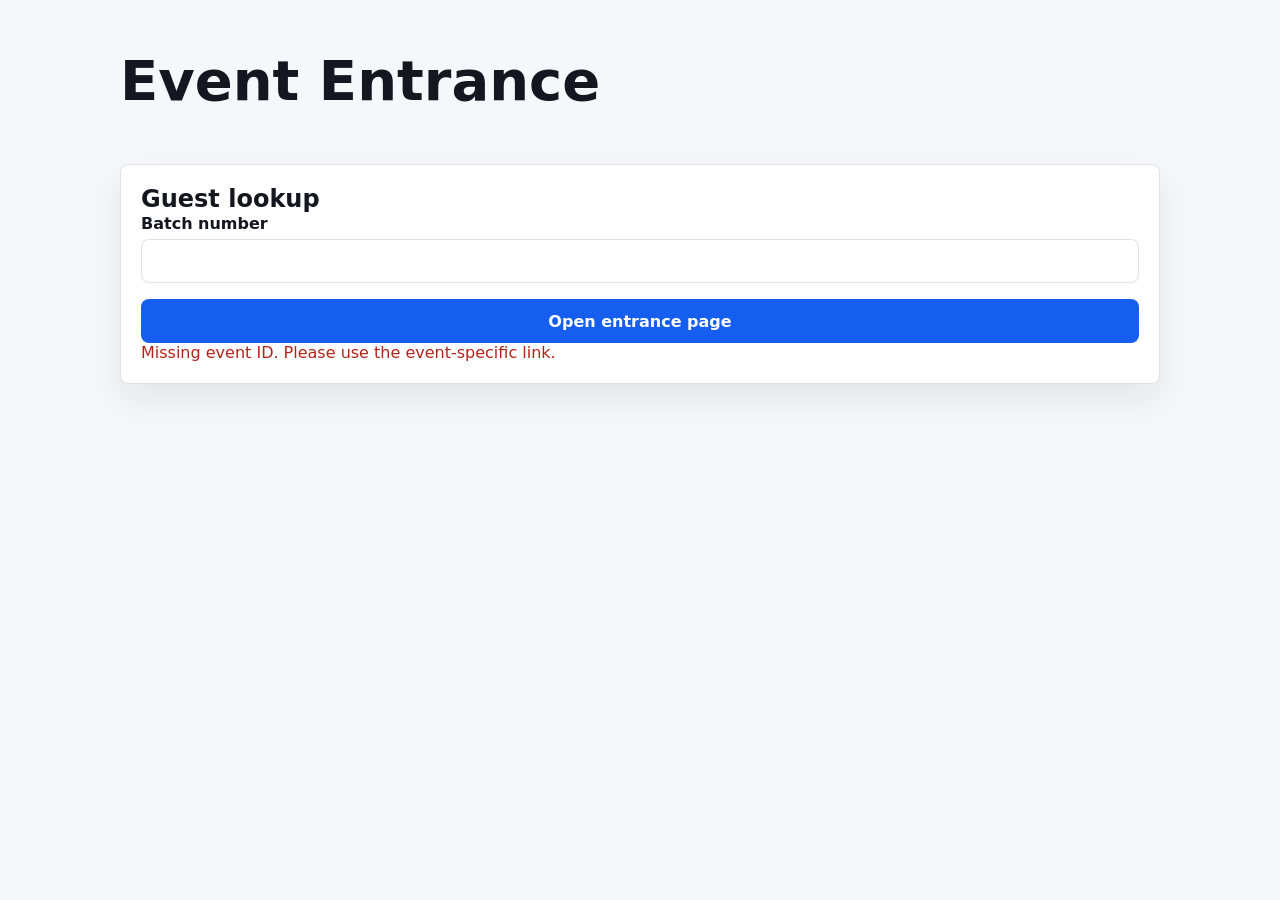
<file: event_entrance.html>
<!doctype html>
<html lang="en">
<head>
  <meta charset="utf-8" />
  <meta name="viewport" content="width=device-width, initial-scale=1, viewport-fit=cover" />
  <title>Event Entrance</title>
  <link rel="stylesheet" href="./pre_event_apply.css" />
  <link rel="icon" href="data:," />
</head>
<body>
  <main class="pe-shell">
    <section class="pe-hero">
      <img id="eventLogo" class="pe-logo" alt="" />
      <p id="eventClient" class="pe-kicker"></p>
      <h1 id="eventTitle">Event Entrance</h1>
      <p id="eventMeta" class="pe-muted"></p>
    </section>

    <section id="loginPanel" class="pe-panel">
      <h2>Guest lookup</h2>
      <form id="loginForm" class="pe-form">
        <label class="pe-field">
          <span>Batch number</span>
          <input id="batchInput" autocomplete="off" required />
        </label>
        <button class="pe-primary" type="submit">Open entrance page</button>
      </form>
      <p id="loginMessage" class="pe-message" role="status"></p>
    </section>

    <section id="entrancePanel" class="pe-panel" hidden>
      <div class="pe-panel-head">
        <div>
          <p class="pe-kicker">Entrance page</p>
          <h2 id="guestName">Guest</h2>
          <p id="guestInfo" class="pe-muted"></p>
        </div>
        <button id="switchButton" class="pe-secondary" type="button">Switch guest</button>
      </div>
      <div id="entranceGrid" class="pe-summary"></div>
    </section>
  </main>

  <script src="./src/pre_event_apply_config.js"></script>
  <script src="./src/event_entrance.js"></script>
</body>
</html>
</file>
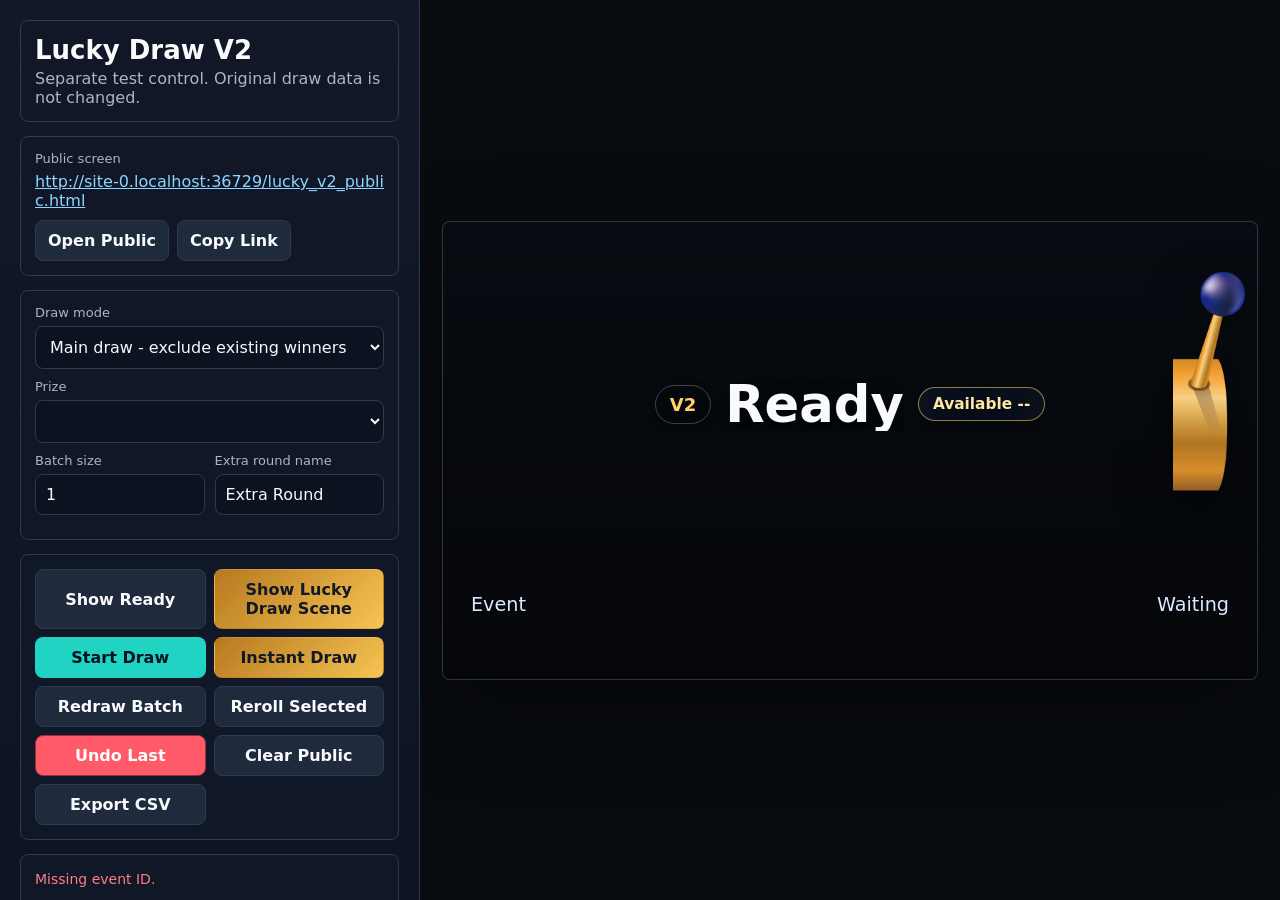
<file: lucky_v2.html>
<!DOCTYPE html>
<html lang="zh-HK">
<head>
  <meta charset="UTF-8">
  <meta name="viewport" content="width=device-width, initial-scale=1.0">
  <title>Lucky Draw V2 Control</title>
  <script>
    if (location.protocol === 'file:') {
      location.replace('http://127.0.0.1:8000/lucky_v2.html' + location.search + location.hash);
    }
  </script>
  <link rel="icon" href="data:,">
  <link rel="stylesheet" href="./styles.css">
  <style>
    :root{color-scheme:dark;--bg:#080b10;--panel:#111827;--panel2:#162033;--line:#2d3a51;--text:#f8fafc;--muted:#aab6c8;--accent:#20d3c2;--gold:#ffd166;--danger:#ff5a67}
    *{box-sizing:border-box}
    html,body{height:100%}
    body{margin:0;height:100vh;overflow:hidden;background:var(--bg);color:var(--text);font-family:system-ui,-apple-system,BlinkMacSystemFont,"Segoe UI",sans-serif}
    button,input,select{font:inherit}
    .v2-shell{display:grid;grid-template-columns:minmax(320px,420px) 1fr;height:100vh;min-height:0}
    .v2-control{height:100vh;min-height:0;padding:20px;border-right:1px solid var(--line);background:linear-gradient(180deg,#111827,#0d1422);overflow-y:auto;overflow-x:hidden}
    .v2-stage-wrap{position:relative;height:100vh;min-height:0;padding:22px;display:flex;align-items:center;justify-content:center;overflow:hidden}
    .v2-panel{border:1px solid var(--line);background:rgba(17,24,39,.9);border-radius:8px;padding:14px;margin-bottom:14px}
    .v2-title{margin:0 0 4px;font-size:26px;letter-spacing:0;font-weight:900}
    .v2-sub{margin:0;color:var(--muted)}
    .v2-grid{display:grid;grid-template-columns:1fr 1fr;gap:10px}
    .v2-row{display:flex;gap:8px;align-items:center;flex-wrap:wrap}
    .v2-field{display:flex;flex-direction:column;gap:6px;margin-bottom:10px}
    .v2-field span{font-size:13px;color:var(--muted)}
    .v2-field input,.v2-field select{width:100%;border:1px solid var(--line);border-radius:8px;background:#0b1220;color:var(--text);padding:10px}
    .v2-check{display:flex;gap:8px;align-items:center;color:var(--muted);font-size:14px}
    .v2-actions{display:grid;grid-template-columns:1fr 1fr;gap:8px}
    .v2-btn{border:1px solid var(--line);border-radius:8px;background:#1f2a3d;color:var(--text);padding:10px 12px;cursor:pointer;font-weight:800}
    .v2-btn:hover{border-color:var(--accent)}
    .v2-btn.primary{background:linear-gradient(135deg,#0f9f93,#1f7aec);border-color:transparent}
    .v2-btn.gold{background:linear-gradient(135deg,#b7791f,#f6c453);color:#111827;border-color:transparent}
    .v2-btn.danger{background:#6d1f2a;border-color:#9f2c3b}
    .v2-status{min-height:22px;color:var(--muted);font-size:14px;line-height:1.45}
    .v2-public-link{word-break:break-all;color:#8bd5ff}
    .v2-stage{position:relative;width:min(100%,1500px,calc((100vh - 44px) * 16 / 9));max-height:calc(100vh - 44px);aspect-ratio:16/9;border:1px solid rgba(255,255,255,.16);border-radius:8px;overflow:hidden;background:#090d14;box-shadow:0 30px 90px rgba(0,0,0,.45)}
    .v2-stage-bg{position:absolute;inset:0;background-size:cover;background-position:center;filter:brightness(.75)}
    .v2-stage-dim{position:absolute;inset:0;background:linear-gradient(180deg,rgba(0,0,0,.15),rgba(0,0,0,.55))}
    .v2-lever{position:absolute;right:18px;top:44%;z-index:4;width:76px;height:240px;transform:translateY(-50%);pointer-events:none;perspective:420px;filter:drop-shadow(0 22px 30px rgba(0,0,0,.45))}
    .v2-lever::before{content:"";position:absolute;right:4px;top:28px;width:54px;height:190px;border-radius:22px;background:linear-gradient(90deg,#111827,#26334a 45%,#0b111d);border:1px solid rgba(255,255,255,.2);box-shadow:inset 10px 0 20px rgba(255,255,255,.08),inset -12px 0 22px rgba(0,0,0,.5)}
    .v2-lever-rail{position:absolute;right:21px;top:50px;width:24px;height:152px;border-radius:999px;background:linear-gradient(90deg,#4a2c09,#f6c453 28%,#6b3e0b 72%,#1d1307);box-shadow:inset 0 0 12px rgba(0,0,0,.72),0 12px 26px rgba(0,0,0,.38)}
    .v2-lever-rail::before{content:"";position:absolute;inset:8px 7px;border-radius:999px;background:linear-gradient(180deg,rgba(0,0,0,.86),rgba(255,255,255,.1) 48%,rgba(0,0,0,.72));box-shadow:inset 0 0 12px rgba(0,0,0,.9)}
    .v2-lever-rail::after{content:"";position:absolute;left:50%;top:14px;width:8px;height:28px;border-radius:999px;background:rgba(255,226,143,.55);transform:translateX(-50%);filter:blur(.2px)}
    .v2-lever-arm{position:absolute;right:26px;top:14px;width:16px;height:134px;border-radius:999px;background:linear-gradient(90deg,#6b7892,#eef6ff 38%,#7484a3 72%,#2f3b52);transform-origin:50% 124px;transform:translateY(0) rotate(-8deg);box-shadow:0 16px 26px rgba(0,0,0,.46)}
    .v2-lever-arm::before{content:"";position:absolute;inset:5px 4px;border-radius:999px;background:linear-gradient(180deg,rgba(255,255,255,.58),rgba(255,255,255,0) 36%)}
    .v2-lever-arm::after{content:"";position:absolute;left:50%;bottom:-16px;width:40px;height:40px;border-radius:50%;transform:translateX(-50%);background:radial-gradient(circle at 35% 30%,#fff,#9aa9c4 42%,#263248 76%);border:1px solid rgba(255,255,255,.32);box-shadow:inset -6px -8px 16px rgba(0,0,0,.42),0 10px 18px rgba(0,0,0,.44)}
    .v2-lever-knob{position:absolute;left:50%;top:-24px;width:52px;height:52px;border-radius:50%;transform:translateX(-50%);background:radial-gradient(circle at 30% 24%,#fff9df,#ffd166 34%,#df8120 68%,#7a320d 100%);box-shadow:inset -8px -12px 18px rgba(82,32,5,.45),0 0 0 2px rgba(255,255,255,.2),0 12px 30px rgba(255,209,102,.35),0 18px 26px rgba(0,0,0,.48)}
    .v2-lever-knob::after{content:"";position:absolute;left:12px;top:9px;width:16px;height:10px;border-radius:50%;background:rgba(255,255,255,.72);filter:blur(.4px)}
    .v2-lever-base{position:absolute;right:3px;bottom:0;width:62px;height:42px;border-radius:9px;background:linear-gradient(180deg,#364258,#121a29 62%,#080c14);border:1px solid rgba(255,255,255,.2);box-shadow:inset 0 1px 0 rgba(255,255,255,.2)}
    .v2-lever-base::before{content:"";position:absolute;left:10px;right:10px;top:12px;height:9px;border-radius:999px;background:linear-gradient(90deg,#0b101a,#45536a,#0b101a);box-shadow:0 14px 0 rgba(255,255,255,.12)}
    .v2-stage.is-spinning .v2-lever-arm,.v2-stage.is-lever-pull .v2-lever-arm{animation:v2LeverPull 1.7s cubic-bezier(.16,.86,.25,1) both}
    .v2-stage.is-spinning .v2-lever-knob,.v2-stage.is-lever-pull .v2-lever-knob{animation:v2LeverKnob 1.7s cubic-bezier(.16,.86,.25,1) both}
    .v2-stage.is-lever-pull .v2-lever{animation:v2LeverBody 1.7s ease-out both}
    .v2-stage.is-spinning .v2-lever-rail::after,.v2-stage.is-lever-pull .v2-lever-rail::after{animation:v2LeverRailLight 1.7s ease-out both}
    .v2-stage-content{position:relative;z-index:2;height:100%;display:grid;grid-template-rows:110px minmax(0,1fr) 92px;padding:28px;gap:18px}
    .v2-stage-content>div{min-width:0}
    .v2-brand{display:grid;grid-template-columns:220px 1fr;gap:22px;align-items:center}
    .v2-logo,.v2-banner{height:100%;background-repeat:no-repeat;background-position:center}
    .v2-logo{background-size:contain}
    .v2-banner{background-size:cover;border-radius:8px}
    .v2-prize{display:flex;align-items:center;justify-content:center;text-align:center;gap:14px;font-weight:900;font-size:clamp(24px,4vw,70px);text-shadow:0 8px 30px rgba(0,0,0,.8);min-width:0;max-width:100%;white-space:nowrap;overflow:hidden}
    #v2PrizeName{display:block;min-width:0;max-width:100%;white-space:nowrap;overflow:hidden;line-height:1.05}
    .v2-mode-pill{border:1px solid rgba(255,255,255,.24);border-radius:999px;padding:8px 14px;font-size:18px;color:var(--gold);white-space:nowrap}
    .v2-gift-left{display:inline-flex;align-items:center;justify-content:center;flex:0 0 auto;max-width:32%;border:1px solid rgba(255,209,102,.55);background:rgba(17,24,39,.74);border-radius:999px;padding:8px 14px;font-size:clamp(14px,1.2vw,22px);line-height:1.05;color:#ffe7a3;white-space:nowrap;overflow:hidden;box-shadow:0 10px 30px rgba(0,0,0,.28)}
    .v2-gift-stats{display:grid;grid-template-columns:repeat(4,1fr);gap:8px;margin-top:10px}
    .v2-gift-stat{border:1px solid var(--line);background:#0b1220;border-radius:8px;padding:9px;text-align:center}
    .v2-gift-stat strong{display:block;font-size:20px;color:#fff}
    .v2-gift-stat span{display:block;margin-top:2px;font-size:12px;color:var(--muted)}
    .v2-machine{display:grid;gap:16px;align-items:stretch;justify-content:center;grid-template-columns:repeat(var(--cols,3),minmax(0,1fr));min-width:0;min-height:0}
    .v2-slot{position:relative;display:flex;align-items:center;justify-content:center;min-width:0;min-height:130px;border-radius:8px;border:1px solid rgba(255,209,102,.45);background:linear-gradient(180deg,rgba(255,255,255,.12),rgba(255,255,255,.04));box-shadow:inset 0 0 40px rgba(255,209,102,.08),0 18px 50px rgba(0,0,0,.28);overflow:hidden}
    .v2-slot::before,.v2-slot::after{content:"";position:absolute;left:0;right:0;height:34%;z-index:1;pointer-events:none}
    .v2-slot::before{top:0;background:linear-gradient(180deg,rgba(0,0,0,.65),transparent)}
    .v2-slot::after{bottom:0;background:linear-gradient(0deg,rgba(0,0,0,.65),transparent)}
    .v2-name{position:relative;z-index:2;text-align:center;width:100%;max-width:100%;max-height:100%;padding:10px 14px;overflow:hidden}
    .v2-name strong{display:-webkit-box;-webkit-box-orient:vertical;-webkit-line-clamp:3;overflow:hidden;word-break:break-word;font-size:clamp(34px,5vw,92px);line-height:1.05}
    .v2-name span{display:block;max-width:100%;margin-top:8px;font-size:clamp(18px,2vw,34px);line-height:1.12;color:#d9e6ff;white-space:nowrap;overflow:hidden}
    .v2-name span:empty{display:none}
    .v2-name .v2-code{margin-top:5px;color:#ffe7a3}
    .v2-slot.spinning .v2-name{animation:v2SlotPulse .2s linear infinite}
    .v2-slot.revealed{animation:v2WinnerSettle .32s ease-out both;border-color:var(--gold)}
    .v2-slot.revealed.quiet{animation:none}
    .v2-footer{display:flex;align-items:center;justify-content:space-between;color:#dbeafe;font-size:clamp(16px,1.5vw,26px)}
    .v2-history{width:100%;border-collapse:collapse;font-size:13px}
    .v2-history th,.v2-history td{border-bottom:1px solid rgba(255,255,255,.08);padding:7px;text-align:left}
    .v2-history th{color:var(--muted)}
    @keyframes v2SlotPulse{from{transform:translateY(-2px);filter:blur(.2px)}to{transform:translateY(2px);filter:blur(.7px)}}
    @keyframes v2WinnerSettle{0%{transform:scale(.97);filter:brightness(.85)}100%{transform:scale(1);filter:brightness(1.08)}}
    @keyframes v2WinnerPop{0%{transform:scale(.97);filter:brightness(.85)}100%{transform:scale(1);filter:brightness(1.08)}}
    @keyframes v2LeverPull{0%{transform:translateY(0) rotate(-8deg)}10%{transform:translateY(-4px) rotate(-10deg)}34%{transform:translateY(88px) rotate(7deg)}48%{transform:translateY(80px) rotate(4deg)}62%{transform:translateY(86px) rotate(6deg)}76%{transform:translateY(72px) rotate(3deg)}90%{transform:translateY(8px) rotate(-6deg)}97%{transform:translateY(-3px) rotate(-9deg)}100%{transform:translateY(0) rotate(-8deg)}}
    @keyframes v2LeverKnob{0%,100%{transform:translateX(-50%) scale(1)}10%{transform:translateX(-50%) scale(1.04,.96)}34%{transform:translateX(-50%) scale(.94,1.07)}58%{transform:translateX(-50%) scale(.98,1.02)}88%{transform:translateX(-50%) scale(1.03,.97)}}
    @keyframes v2LeverBody{0%,100%{transform:translateY(-50%)}34%{transform:translateY(calc(-50% + 2px))}48%{transform:translateY(calc(-50% - 1px))}62%{transform:translateY(calc(-50% + 1px))}}
    @keyframes v2LeverRailLight{0%{top:14px;opacity:.5}34%,70%{top:110px;opacity:.95}100%{top:14px;opacity:.5}}
    .v2-lever{right:12px;top:45%;width:72px;height:310px;background:url("./assets/lever/lever-01.png") center/contain no-repeat;filter:drop-shadow(0 20px 24px rgba(0,0,0,.52));transform:translateY(-50%)}
    .v2-lever::before,.v2-lever-rail,.v2-lever-arm,.v2-lever-base{display:none}
    .v2-stage.is-lever-pull .v2-lever{animation:v2LeverFrames 3s linear both}
    .v2-stage.is-spinning .v2-lever-arm,.v2-stage.is-lever-pull .v2-lever-arm,.v2-stage.is-spinning .v2-lever-knob,.v2-stage.is-lever-pull .v2-lever-knob,.v2-stage.is-spinning .v2-lever-rail::after,.v2-stage.is-lever-pull .v2-lever-rail::after{animation:none}
    @keyframes v2LeverFrames{
      0%,7%{background-image:url("./assets/lever/lever-01.png")}
      12%,19%{background-image:url("./assets/lever/lever-02.png")}
      24%,31%{background-image:url("./assets/lever/lever-03.png")}
      36%,39%{background-image:url("./assets/lever/lever-04.png")}
      40%,90%{background-image:url("./assets/lever/lever-05.png")}
      94%{background-image:url("./assets/lever/lever-04.png")}
      97%{background-image:url("./assets/lever/lever-03.png")}
      99%{background-image:url("./assets/lever/lever-02.png")}
      100%{background-image:url("./assets/lever/lever-01.png")}
    }
    .v2-poll-results-list{display:flex;flex-direction:column;flex-wrap:nowrap;justify-content:center;align-items:stretch;gap:10px}
    .v2-poll-results-list .v2-poll-card{width:100%;min-height:86px;display:grid;grid-template-columns:72px minmax(120px,.32fr) minmax(0,1fr);align-items:center;gap:14px;padding:10px 14px}
    .v2-poll-results-list .v2-poll-photo{position:relative;z-index:1;width:72px;aspect-ratio:1;border:1px solid rgba(255,255,255,.2);border-radius:8px;background:rgba(255,255,255,.08);overflow:hidden}
    .v2-poll-results-list .v2-poll-photo img{display:block;width:100%;height:100%;object-fit:cover}
    .v2-poll-results-list .v2-poll-photo.is-empty{opacity:.35}
    .v2-poll-results-list .v2-poll-card.pending .v2-poll-photo{visibility:hidden}
    .v2-poll-results-list .v2-poll-label{text-align:left;font-size:clamp(18px,2vw,34px)}
    .v2-poll-results-list .v2-poll-crown{display:inline-block;margin-left:.45em;color:var(--gold);filter:drop-shadow(0 0 8px rgba(255,209,102,.5));vertical-align:middle}
    .v2-poll-results-list .v2-poll-track{height:clamp(22px,4vh,44px)}
    .v2-poll-results-list .v2-poll-fill{width:0%}
    .v2-poll-results-list .v2-poll-card.revealed:not(.fresh) .v2-poll-fill{width:var(--target-width,0%)}
    .v2-poll-results-list .v2-poll-card.fresh .v2-poll-fill{animation:v2PollBarReveal .82s cubic-bezier(.2,.78,.22,1) forwards}
    .v2-poll-results-list .v2-poll-count{display:none}
    @keyframes v2PollBarReveal{from{width:0%}to{width:var(--target-width,0%)}}
    .v2-stage.is-brand-hidden .v2-brand{grid-template-columns:1fr}
    .v2-stage.is-brand-hidden .v2-logo{display:none!important}
    .v2-stage.is-brand-hidden .v2-banner{grid-column:1/-1}
    @media(max-width:980px){body{height:auto;min-height:100vh;overflow:auto}.v2-shell{grid-template-columns:1fr;height:auto}.v2-control{height:auto;max-height:none;border-right:0;border-bottom:1px solid var(--line)}.v2-stage-wrap{height:auto;min-height:60vh}.v2-stage{width:100%;max-height:none}.v2-stage-content{padding:18px;grid-template-rows:80px 1fr 70px}.v2-brand{grid-template-columns:130px 1fr}.v2-machine{grid-template-columns:1fr!important}}
  </style>
</head>
<body>
  <div class="v2-shell">
    <aside class="v2-control">
      <section class="v2-panel">
        <h1 class="v2-title">Lucky Draw V2</h1>
        <p class="v2-sub">Separate test control. Original draw data is not changed.</p>
      </section>

      <section class="v2-panel">
        <div class="v2-field">
          <span>Public screen</span>
          <a id="v2PublicLink" class="v2-public-link" href="#" target="_blank" rel="noopener"></a>
        </div>
        <div class="v2-row">
          <button id="v2OpenPublic" class="v2-btn">Open Public</button>
          <button id="v2CopyPublic" class="v2-btn">Copy Link</button>
        </div>
      </section>

      <section class="v2-panel">
        <div class="v2-field">
          <span>Draw mode</span>
          <select id="v2Mode">
            <option value="main">Main draw - exclude existing winners</option>
            <option value="extra">Extra round - one extra gift per person</option>
          </select>
        </div>
        <div class="v2-field">
          <span>Prize</span>
          <select id="v2Prize"></select>
        </div>
        <div id="v2GiftStats" class="v2-gift-stats"></div>
        <div class="v2-grid">
          <label class="v2-field"><span>Batch size</span><input id="v2Batch" type="number" min="1" max="10" value="1"></label>
          <label class="v2-field"><span>Extra round name</span><input id="v2RoundName" value="Extra Round"></label>
        </div>
      </section>

      <section class="v2-panel">
        <div class="v2-actions">
          <button id="v2ShowReady" class="v2-btn">Show Ready</button>
          <button id="v2ShowScene" class="v2-btn gold">Show Lucky Draw Scene</button>
          <button id="v2Draw" class="v2-btn primary">Start Draw</button>
          <button id="v2Instant" class="v2-btn gold">Instant Draw</button>
          <button id="v2Redraw" class="v2-btn">Redraw Batch</button>
          <button id="v2Reroll" class="v2-btn">Reroll Selected</button>
          <button id="v2Undo" class="v2-btn danger">Undo Last</button>
          <button id="v2Clear" class="v2-btn">Clear Public</button>
          <button id="v2Export" class="v2-btn">Export CSV</button>
        </div>
      </section>

      <section class="v2-panel">
        <div id="v2Status" class="v2-status">Loading...</div>
      </section>

      <section class="v2-panel">
        <h2 class="v2-sub">Recent V2 saves</h2>
        <div id="v2History"></div>
      </section>
    </aside>

    <main class="v2-stage-wrap">
      <section class="v2-stage" id="v2Stage">
        <div class="v2-stage-bg" id="v2StageBg"></div>
        <div class="v2-stage-dim"></div>
        <div class="v2-lever" aria-hidden="true"><div class="v2-lever-rail"></div><div class="v2-lever-arm"><div class="v2-lever-knob"></div></div><div class="v2-lever-base"></div></div>
        <div class="v2-stage-content">
          <div class="v2-brand">
            <div class="v2-logo" id="v2Logo"></div>
            <div class="v2-banner" id="v2Banner"></div>
          </div>
          <div>
            <div class="v2-prize"><span id="v2ModeLabel" class="v2-mode-pill">V2</span><span id="v2PrizeName">Ready</span><span id="v2GiftLeft" class="v2-gift-left">Available --</span></div>
            <div id="v2Machine" class="v2-machine"></div>
          </div>
          <div class="v2-footer"><span id="v2EventName">Event</span><span id="v2StageStatus">Waiting</span></div>
        </div>
      </section>
    </main>
  </div>
  <script type="module" src="./src/lucky_v2_control.js?v=20260714a"></script>
</body>
</html>
</file>
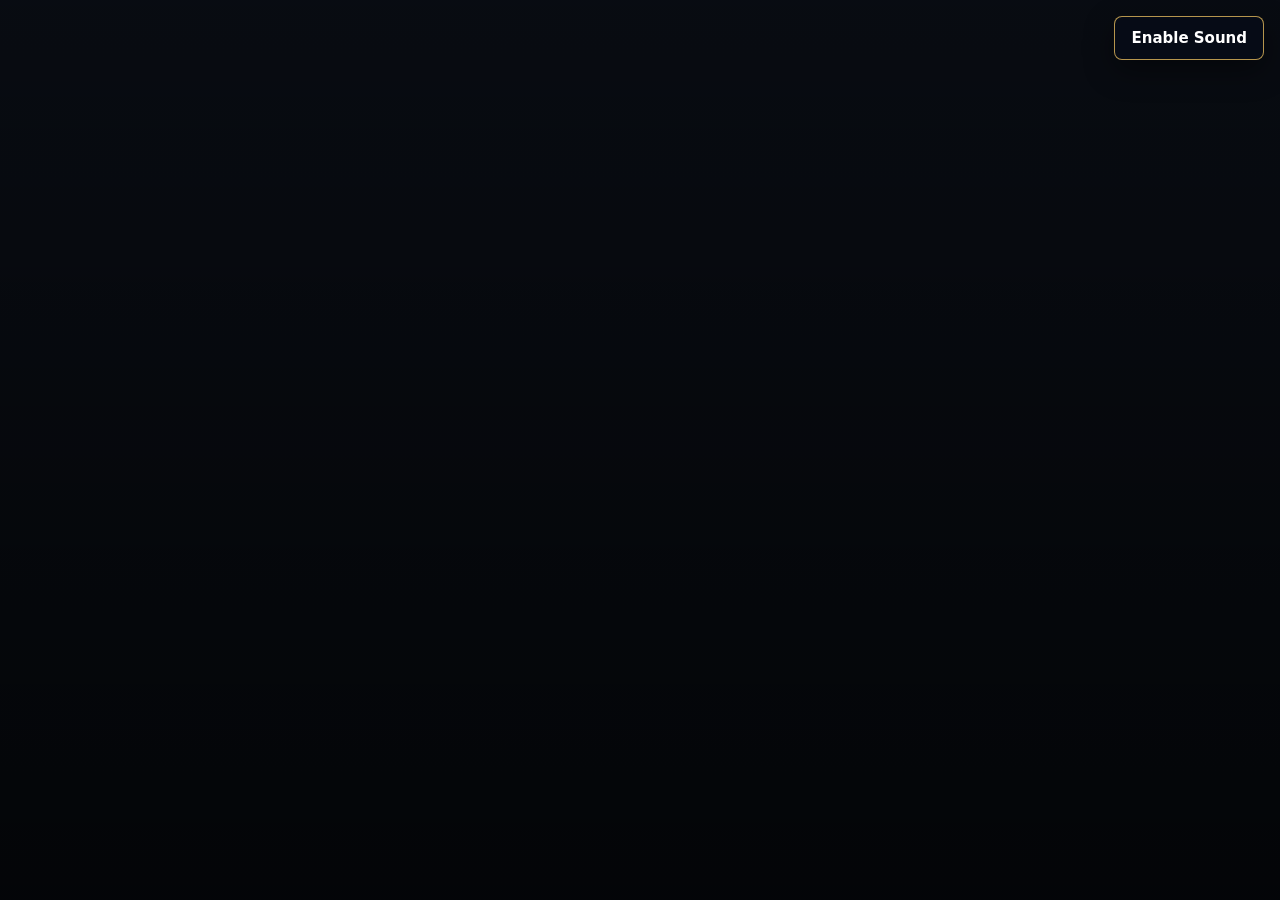
<file: lucky_v2_public.html>
<!DOCTYPE html>
<html lang="zh-HK">
<head>
  <meta charset="UTF-8">
  <meta name="viewport" content="width=device-width, initial-scale=1.0">
  <title>Lucky Draw V2 Public</title>
  <script>
    if (location.protocol === 'file:') {
      location.replace('http://127.0.0.1:8000/lucky_v2_public.html' + location.search + location.hash);
    }
  </script>
  <link rel="icon" href="data:,">
  <style>
    :root{color-scheme:dark;--gold:#ffd166;--text:#f8fafc}
    *{box-sizing:border-box}
    html,body{height:100%;margin:0;background:#070a10;color:var(--text);font-family:system-ui,-apple-system,BlinkMacSystemFont,"Segoe UI",sans-serif;overflow:hidden}
    .v2-stage{position:fixed;inset:0;background:#090d14;overflow:hidden}
    .v2-stage-bg{position:absolute;inset:0;background-size:cover;background-position:center;filter:brightness(.75)}
    .v2-stage-dim{position:absolute;inset:0;background:linear-gradient(180deg,rgba(0,0,0,.12),rgba(0,0,0,.62))}
    .v2-lever{position:absolute;right:0;top:50%;z-index:4;width:10%;max-width:none;min-width:0;height:70vh;min-height:0;transform:translateY(-50%);pointer-events:none;perspective:520px;filter:drop-shadow(0 2vh 2.6vh rgba(0,0,0,.46))}
    .v2-lever::before{content:"";position:absolute;right:5%;top:12%;width:72%;height:80%;border-radius:28px;background:linear-gradient(90deg,#111827,#26334a 45%,#0b111d);border:1px solid rgba(255,255,255,.2);box-shadow:inset 14px 0 28px rgba(255,255,255,.08),inset -16px 0 28px rgba(0,0,0,.5)}
    .v2-lever-rail{position:absolute;right:28%;top:21%;width:31%;height:64%;border-radius:999px;background:linear-gradient(90deg,#4a2c09,#f6c453 28%,#6b3e0b 72%,#1d1307);box-shadow:inset 0 0 16px rgba(0,0,0,.72),0 18px 42px rgba(0,0,0,.45)}
    .v2-lever-rail::before{content:"";position:absolute;inset:9% 28%;border-radius:999px;background:linear-gradient(180deg,rgba(0,0,0,.86),rgba(255,255,255,.1) 48%,rgba(0,0,0,.72));box-shadow:inset 0 0 16px rgba(0,0,0,.9)}
    .v2-lever-rail::after{content:"";position:absolute;left:50%;top:10%;width:34%;height:15%;border-radius:999px;background:rgba(255,226,143,.55);transform:translateX(-50%);filter:blur(.2px)}
    .v2-lever-arm{position:absolute;right:34%;top:6%;width:20%;height:58%;border-radius:999px;background:linear-gradient(90deg,#6b7892,#eef6ff 38%,#7484a3 72%,#2f3b52);transform-origin:50% 92%;transform:translateY(0) rotate(-8deg);box-shadow:0 18px 34px rgba(0,0,0,.48)}
    .v2-lever-arm::before{content:"";position:absolute;inset:5% 26%;border-radius:999px;background:linear-gradient(180deg,rgba(255,255,255,.58),rgba(255,255,255,0) 36%)}
    .v2-lever-arm::after{content:"";position:absolute;left:50%;bottom:-13%;width:260%;aspect-ratio:1;border-radius:50%;transform:translateX(-50%);background:radial-gradient(circle at 35% 30%,#fff,#9aa9c4 42%,#263248 76%);border:1px solid rgba(255,255,255,.32);box-shadow:inset -8px -10px 18px rgba(0,0,0,.42),0 12px 24px rgba(0,0,0,.44)}
    .v2-lever-knob{position:absolute;left:50%;top:-28%;width:330%;aspect-ratio:1;border-radius:50%;transform:translateX(-50%);background:radial-gradient(circle at 30% 24%,#fff9df,#ffd166 34%,#df8120 68%,#7a320d 100%);box-shadow:inset -10px -14px 22px rgba(82,32,5,.45),0 0 0 2px rgba(255,255,255,.2),0 14px 36px rgba(255,209,102,.38),0 20px 32px rgba(0,0,0,.5)}
    .v2-lever-knob::after{content:"";position:absolute;left:24%;top:18%;width:34%;height:20%;border-radius:50%;background:rgba(255,255,255,.72);filter:blur(.5px)}
    .v2-lever-base{position:absolute;right:2%;bottom:0;width:82%;height:18%;border-radius:10px;background:linear-gradient(180deg,#364258,#121a29 62%,#080c14);border:1px solid rgba(255,255,255,.2);box-shadow:inset 0 1px 0 rgba(255,255,255,.2)}
    .v2-lever-base::before{content:"";position:absolute;left:16%;right:16%;top:30%;height:22%;border-radius:999px;background:linear-gradient(90deg,#0b101a,#45536a,#0b101a);box-shadow:0 1.8vh 0 rgba(255,255,255,.12)}
    .v2-stage.is-spinning .v2-lever-arm,.v2-stage.is-lever-pull .v2-lever-arm{animation:v2LeverPull 1.7s cubic-bezier(.16,.86,.25,1) both}
    .v2-stage.is-spinning .v2-lever-knob,.v2-stage.is-lever-pull .v2-lever-knob{animation:v2LeverKnob 1.7s cubic-bezier(.16,.86,.25,1) both}
    .v2-stage.is-lever-pull .v2-lever{animation:v2LeverBody 1.7s ease-out both}
    .v2-stage.is-spinning .v2-lever-rail::after,.v2-stage.is-lever-pull .v2-lever-rail::after{animation:v2LeverRailLight 1.7s ease-out both}
    .v2-stage-content{position:relative;z-index:2;width:90%;height:100%;display:grid;grid-template-rows:13vh minmax(0,1fr);padding:3vh 2.5vw 3vh 4vw;gap:2vh}
    .v2-stage-content>div{min-width:0}
    .v2-brand{display:grid;grid-template-columns:18vw 1fr;gap:2vw;align-items:center}
    .v2-logo,.v2-banner{height:100%;background-repeat:no-repeat;background-position:center}
    .v2-logo{background-size:contain}
    .v2-banner{background-size:cover;border-radius:8px}
    .v2-prize{display:flex;align-items:center;justify-content:center;text-align:center;gap:1.5vw;font-weight:900;font-size:clamp(36px,5vw,94px);text-shadow:0 8px 30px rgba(0,0,0,.85);min-width:0;max-width:100%;white-space:nowrap;overflow:hidden}
    #v2PrizeName{display:block;min-width:0;max-width:100%;white-space:nowrap;overflow:hidden;line-height:1.05}
    .v2-mode-pill{border:1px solid rgba(255,255,255,.24);border-radius:999px;padding:.5vw 1vw;font-size:clamp(18px,1.6vw,32px);color:var(--gold);white-space:nowrap}
    .v2-gift-left{display:inline-flex;align-items:center;justify-content:center;flex:0 0 auto;max-width:28%;border:1px solid rgba(255,209,102,.55);background:rgba(17,24,39,.74);border-radius:999px;padding:.55vw 1vw;font-size:clamp(18px,1.6vw,32px);line-height:1.05;color:#ffe7a3;white-space:nowrap;overflow:hidden;box-shadow:0 14px 38px rgba(0,0,0,.34)}
    .v2-main-area{min-height:0;display:grid;grid-template-rows:auto minmax(0,1fr);gap:2vh}
    .v2-machine{--slot-gap:1.5vw;display:flex;flex-wrap:wrap;gap:var(--slot-gap);align-items:stretch;align-content:stretch;justify-content:center;min-height:0;height:100%}
    .v2-slot{position:relative;display:flex;align-items:center;justify-content:center;flex:0 1 calc(var(--slot-width,33.333%) - var(--slot-gap));min-width:0;min-height:calc(var(--slot-height,100%) - var(--slot-gap));border-radius:8px;border:1px solid rgba(255,209,102,.45);background:linear-gradient(180deg,rgba(255,255,255,.14),rgba(255,255,255,.04));box-shadow:inset 0 0 50px rgba(255,209,102,.08),0 24px 70px rgba(0,0,0,.34);overflow:hidden}
    .v2-slot::before,.v2-slot::after{content:"";position:absolute;left:0;right:0;height:34%;z-index:1;pointer-events:none}
    .v2-slot::before{top:0;background:linear-gradient(180deg,rgba(0,0,0,.7),transparent)}
    .v2-slot::after{bottom:0;background:linear-gradient(0deg,rgba(0,0,0,.7),transparent)}
    .v2-name{position:relative;z-index:2;text-align:center;width:100%;max-width:100%;max-height:100%;padding:1vh 1vw;overflow:hidden}
    .v2-name strong{display:-webkit-box;-webkit-box-orient:vertical;-webkit-line-clamp:3;overflow:hidden;word-break:break-word;font-size:clamp(42px,min(calc(18vw / var(--cols,3)),calc(28vh / var(--rows,1))),160px);line-height:1.02}
    .v2-name span{display:block;max-width:100%;margin-top:1vh;font-size:clamp(20px,min(calc(7vw / var(--cols,3)),calc(10vh / var(--rows,1))),52px);line-height:1.12;color:#d9e6ff;white-space:nowrap;overflow:hidden}
    .v2-name span:empty{display:none}
    .v2-name .v2-code{margin-top:.55vh;color:#ffe7a3}
    .v2-slot.spinning .v2-name{animation:v2SlotPulse .2s linear infinite}
    .v2-slot.revealed{animation:v2WinnerSettle .34s ease-out both;border-color:var(--gold)}
    .v2-slot.revealed.quiet{animation:none}
    .v2-poll-machine{grid-template-columns:repeat(var(--cols,3),minmax(0,1fr));align-items:end}
    .v2-poll-results-list{width:min(84vw,1380px);height:auto;max-height:58vh;margin:0 auto;padding:2vh 2vw;border:1px solid rgba(255,255,255,.24);border-radius:8px;background:rgba(7,12,24,.72);box-shadow:0 24px 80px rgba(0,0,0,.38);flex-direction:column;flex-wrap:nowrap;justify-content:center;align-items:stretch;align-content:center;gap:1.25vh;overflow:hidden}
    .v2-poll-card{position:relative;flex:0 1 auto;width:100%;min-height:clamp(82px,10.5vh,118px);border:1px solid rgba(255,255,255,.18);border-radius:8px;background:rgba(255,255,255,.06);padding:1.1vh 1.5vw;display:grid;grid-template-columns:clamp(68px,7vw,104px) minmax(180px,.32fr) minmax(0,1fr);align-items:center;gap:1.35vw;box-shadow:none;overflow:hidden}
    .v2-poll-card.revealed{animation:none}
    .v2-poll-card.top{border-color:var(--gold);box-shadow:0 0 0 1px rgba(255,209,102,.7),0 0 40px rgba(255,209,102,.3),0 18px 60px rgba(0,0,0,.38)}
    .v2-poll-card.top::after{content:"";position:absolute;inset:-30%;background:radial-gradient(circle,rgba(255,209,102,.22),transparent 58%);animation:v2TopGlow 1.4s ease-in-out infinite alternate;pointer-events:none}
    .v2-poll-photo{position:relative;z-index:1;width:100%;aspect-ratio:1;border:1px solid rgba(255,255,255,.2);border-radius:8px;background:rgba(255,255,255,.08);overflow:hidden}
    .v2-poll-photo img{display:block;width:100%;height:100%;object-fit:cover}
    .v2-poll-photo.is-empty{opacity:.35}
    .v2-poll-badge{position:absolute;right:1.2vw;top:.9vh;min-height:1.5em;color:var(--gold);font-weight:900;font-size:clamp(14px,1.1vw,24px);text-align:right;letter-spacing:0}
    .v2-poll-label{position:relative;z-index:1;font-size:clamp(20px,2vw,42px);font-weight:900;text-align:left;line-height:1.12;word-break:break-word}
    .v2-poll-crown{display:inline-block;margin-left:.5em;color:var(--gold);filter:drop-shadow(0 0 12px rgba(255,209,102,.56));vertical-align:middle}
    .v2-poll-track{position:relative;z-index:1;height:clamp(22px,3.8vh,52px);border-radius:999px;background:rgba(255,255,255,.12);overflow:hidden;border:1px solid rgba(255,255,255,.18)}
    .v2-poll-fill{height:100%;width:0%;border-radius:999px;background:linear-gradient(90deg,#20d3c2,#ffd166)}
    .v2-poll-card.revealed:not(.fresh) .v2-poll-fill{width:var(--target-width,0%)}
    .v2-poll-card.fresh .v2-poll-fill{animation:v2PollBarReveal .82s cubic-bezier(.2,.78,.22,1) forwards}
    .v2-poll-card.pending{opacity:.46}
    .v2-poll-card.pending .v2-poll-label,.v2-poll-card.pending .v2-poll-photo{visibility:hidden}
    .v2-poll-qr{flex:0 1 min(720px,86vw);margin:auto;min-height:54vh;border:1px solid rgba(255,255,255,.18);border-radius:8px;background:rgba(7,12,24,.76);padding:4vh 3vw;display:grid;place-items:center;gap:2vh;text-align:center;box-shadow:0 24px 90px rgba(0,0,0,.45)}
    .v2-poll-qr-title{font-size:clamp(30px,4vw,72px);font-weight:900;line-height:1.08}
    .v2-poll-qr-canvas{padding:14px;background:#fff;border-radius:8px}
    .v2-poll-qr-link{max-width:100%;font-size:clamp(14px,1.2vw,22px);color:#dbeafe;word-break:break-all}
    .v2-footer{display:flex;align-items:center;justify-content:space-between;color:#dbeafe;font-size:clamp(18px,1.8vw,34px);text-shadow:0 6px 20px rgba(0,0,0,.7)}
    @keyframes v2SlotPulse{from{transform:translateY(-.35vh);filter:blur(.2px)}to{transform:translateY(.35vh);filter:blur(.8px)}}
    @keyframes v2WinnerSettle{0%{transform:scale(.96);filter:brightness(.85)}100%{transform:scale(1);filter:brightness(1.08)}}
    @keyframes v2WinnerPop{0%{transform:scale(.96);filter:brightness(.85)}100%{transform:scale(1);filter:brightness(1.08)}}
    @keyframes v2LeverPull{0%{transform:translateY(0) rotate(-8deg)}10%{transform:translateY(-3%) rotate(-10deg)}34%{transform:translateY(64%) rotate(7deg)}48%{transform:translateY(58%) rotate(4deg)}62%{transform:translateY(63%) rotate(6deg)}76%{transform:translateY(52%) rotate(3deg)}90%{transform:translateY(7%) rotate(-6deg)}97%{transform:translateY(-2%) rotate(-9deg)}100%{transform:translateY(0) rotate(-8deg)}}
    @keyframes v2LeverKnob{0%,100%{transform:translateX(-50%) scale(1)}10%{transform:translateX(-50%) scale(1.04,.96)}34%{transform:translateX(-50%) scale(.94,1.07)}58%{transform:translateX(-50%) scale(.98,1.02)}88%{transform:translateX(-50%) scale(1.03,.97)}}
    @keyframes v2LeverBody{0%,100%{transform:translateY(-50%)}34%{transform:translateY(calc(-50% + .18vh))}48%{transform:translateY(calc(-50% - .08vh))}62%{transform:translateY(calc(-50% + .08vh))}}
    @keyframes v2LeverRailLight{0%{top:10%;opacity:.5}34%,70%{top:72%;opacity:.95}100%{top:10%;opacity:.5}}
    .v2-lever{right:0;top:50%;width:10%;height:70vh;background:url("./assets/lever/lever-01.png") center/contain no-repeat;filter:drop-shadow(0 2vh 2.4vh rgba(0,0,0,.54));transform:translateY(-50%)}
    .v2-lever::before,.v2-lever-rail,.v2-lever-arm,.v2-lever-base{display:none}
    .v2-stage.is-lever-pull .v2-lever{animation:v2LeverFrames 3s linear both}
    .v2-stage.is-spinning .v2-lever-arm,.v2-stage.is-lever-pull .v2-lever-arm,.v2-stage.is-spinning .v2-lever-knob,.v2-stage.is-lever-pull .v2-lever-knob,.v2-stage.is-spinning .v2-lever-rail::after,.v2-stage.is-lever-pull .v2-lever-rail::after{animation:none}
    @keyframes v2LeverFrames{
      0%,7%{background-image:url("./assets/lever/lever-01.png")}
      12%,19%{background-image:url("./assets/lever/lever-02.png")}
      24%,31%{background-image:url("./assets/lever/lever-03.png")}
      36%,39%{background-image:url("./assets/lever/lever-04.png")}
      40%,90%{background-image:url("./assets/lever/lever-05.png")}
      94%{background-image:url("./assets/lever/lever-04.png")}
      97%{background-image:url("./assets/lever/lever-03.png")}
      99%{background-image:url("./assets/lever/lever-02.png")}
      100%{background-image:url("./assets/lever/lever-01.png")}
    }
    .v2-mode-pill,.v2-footer{display:none!important}
    .v2-stage.is-poll .v2-stage-content{width:100%;padding-right:4vw}
    .v2-stage.is-poll .v2-lever{display:none!important}
    .v2-stage.is-poll .v2-main-area{grid-template-rows:minmax(0,1fr);gap:0;align-content:start}
    .v2-stage.is-poll .v2-prize{display:none!important}
    .v2-stage.is-poll .v2-machine{height:100%;align-items:start;align-content:start}
    .v2-stage.is-poll:has(.v2-poll-results-list) .v2-main-area{display:flex;flex-direction:column;justify-content:center;align-items:stretch;gap:2vh}
    .v2-stage.is-poll:has(.v2-poll-results-list) .v2-prize{display:flex!important;flex:0 0 auto}
    .v2-stage.is-poll:has(.v2-poll-results-list) .v2-machine{height:auto;flex:0 1 auto;align-items:stretch;align-content:center;justify-content:center}
    .v2-stage.is-poll .v2-machine.v2-poll-qr-mode{align-items:center;align-content:center;justify-content:center}
    .v2-stage.is-poll .v2-machine.v2-poll-qr-mode .v2-poll-qr{margin:0 auto}
    .v2-stage.is-brand-hidden .v2-brand{grid-template-columns:1fr}
    .v2-stage.is-brand-hidden .v2-logo{display:none!important}
    .v2-stage.is-brand-hidden .v2-banner{grid-column:1/-1}
    .v2-stage.is-clear .v2-prize,.v2-stage.is-clear .v2-machine,.v2-stage.is-clear .v2-lever{display:none!important}
    .v2-sound-enable{position:fixed;right:16px;top:16px;z-index:20;min-height:44px;padding:0 16px;border:1px solid rgba(255,209,102,.7);border-radius:8px;background:rgba(7,12,24,.9);color:#fff;font:700 15px/1 system-ui,-apple-system,BlinkMacSystemFont,"Segoe UI",sans-serif;letter-spacing:0;box-shadow:0 10px 30px rgba(0,0,0,.42);cursor:pointer}
    .v2-sound-enable:hover{background:rgba(24,34,54,.96)}
    .v2-sound-enable:focus-visible{outline:3px solid #fff;outline-offset:3px}
    .v2-sound-enable:disabled{cursor:wait;opacity:.74}
    .v2-sound-enable[hidden]{display:none}
    @keyframes v2TopGlow{from{transform:scale(.94);opacity:.55}to{transform:scale(1.06);opacity:1}}
    @keyframes v2PollBarReveal{from{width:0%}to{width:var(--target-width,0%)}}
  </style>
</head>
<body>
  <button id="v2SoundEnable" class="v2-sound-enable" type="button">Enable Sound</button>
  <section class="v2-stage" id="v2Stage">
    <div class="v2-stage-bg" id="v2StageBg"></div>
    <div class="v2-stage-dim"></div>
    <div class="v2-lever" aria-hidden="true"><div class="v2-lever-rail"></div><div class="v2-lever-arm"><div class="v2-lever-knob"></div></div><div class="v2-lever-base"></div></div>
    <div class="v2-stage-content">
      <div class="v2-brand">
        <div class="v2-logo" id="v2Logo"></div>
        <div class="v2-banner" id="v2Banner"></div>
      </div>
      <div class="v2-main-area">
        <div class="v2-prize"><span id="v2ModeLabel" class="v2-mode-pill">V2</span><span id="v2PrizeName">Ready</span><span id="v2GiftLeft" class="v2-gift-left">Available --</span></div>
        <div id="v2Machine" class="v2-machine"></div>
      </div>
      <div class="v2-footer"><span id="v2EventName">Event</span><span id="v2StageStatus">Waiting</span></div>
    </div>
  </section>
  <script src="./qrcode.min.js"></script>
  <script type="module" src="./src/lucky_v2_public.js?v=20260806a"></script>
</body>
</html>
</file>
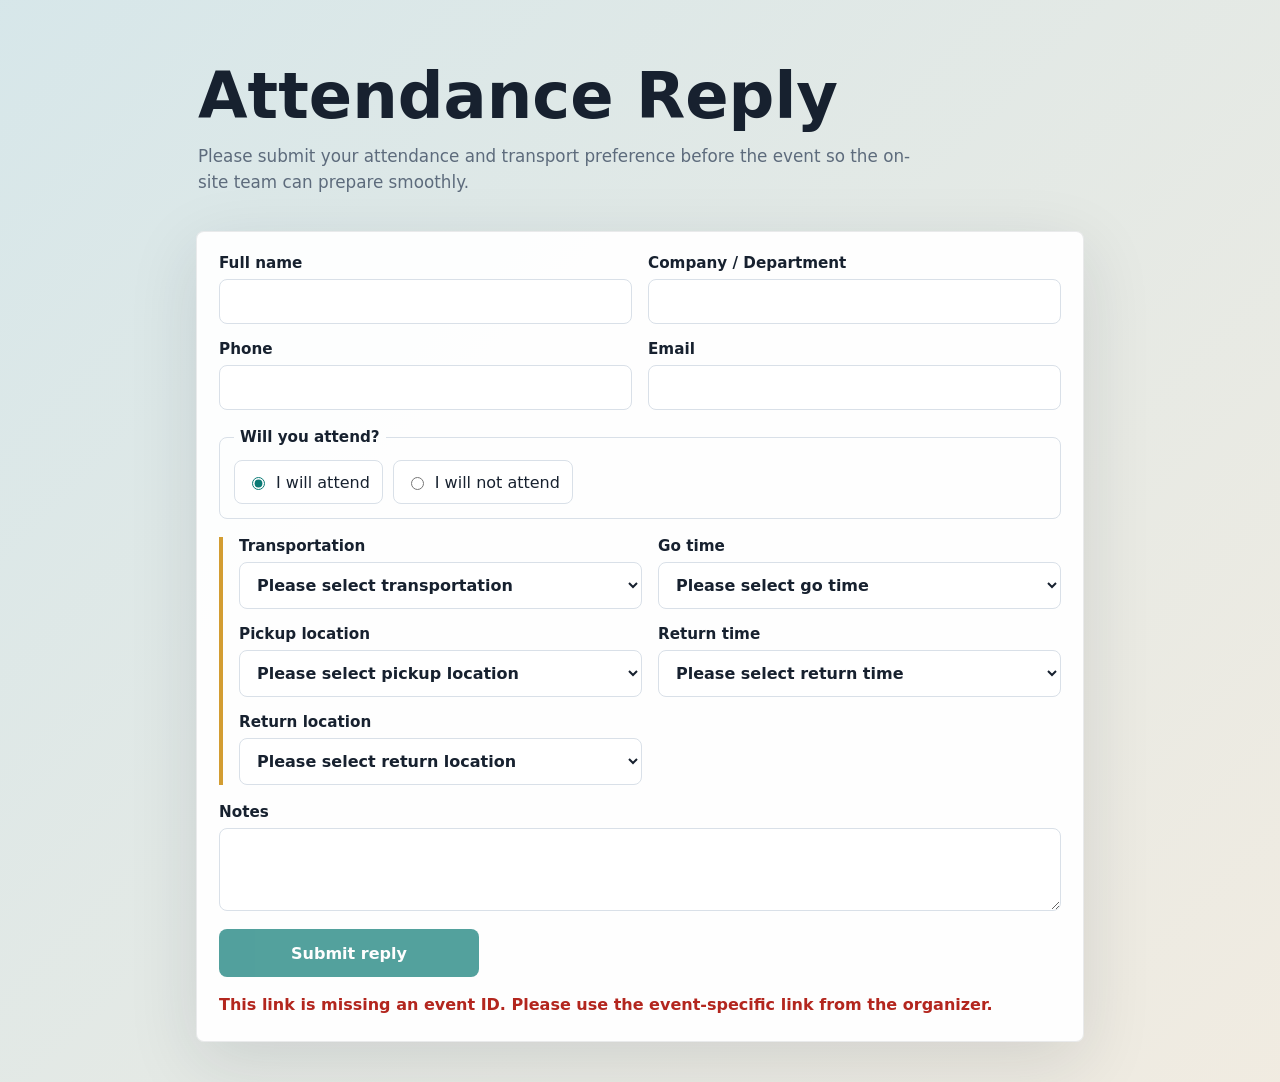
<file: pre_attendance.html>
<!DOCTYPE html>
<html lang="en">
<head>
  <meta charset="UTF-8" />
  <meta name="viewport" content="width=device-width, initial-scale=1.0, maximum-scale=1, viewport-fit=cover" />
  <title>Attendance Reply</title>
  <link rel="stylesheet" href="./pre_attendance.css" />
  <link rel="icon" href="data:," />
</head>
<body>
  <main class="pa-shell">
    <section class="pa-hero">
      <img id="eventLogo" class="pa-logo" alt="" />
      <p id="eventClient" class="pa-kicker"></p>
      <h1 id="pageTitle">Attendance Reply</h1>
      <p id="pageIntro" class="pa-intro"></p>
      <div class="pa-event">
        <strong id="eventTitle"></strong>
        <span id="eventDateTime"></span>
        <span id="eventVenue"></span>
      </div>
    </section>

    <section class="pa-panel">
      <form id="preAttendanceForm" class="pa-form">
        <div class="pa-grid">
          <label class="pa-field">
            <span id="labelName">Full name</span>
            <input id="guestName" name="guestName" autocomplete="name" required />
          </label>
          <label class="pa-field">
            <span id="labelCompany">Company / Department</span>
            <input id="guestCompany" name="guestCompany" autocomplete="organization" />
          </label>
          <label class="pa-field">
            <span id="labelPhone">Phone</span>
            <input id="guestPhone" name="guestPhone" autocomplete="tel" inputmode="tel" required />
          </label>
          <label class="pa-field">
            <span id="labelEmail">Email</span>
            <input id="guestEmail" name="guestEmail" autocomplete="email" inputmode="email" />
          </label>
        </div>

        <fieldset class="pa-choice">
          <legend id="attendanceLegend">Will you attend?</legend>
          <div id="attendanceOptions" class="pa-radio-row"></div>
        </fieldset>

        <section id="tripSection" class="pa-trip">
          <div class="pa-grid">
            <label class="pa-field">
              <span id="labelTransportation">Transportation</span>
              <select id="transportation" name="transportation"></select>
            </label>
            <label class="pa-field">
              <span id="labelGoTime">Go time</span>
              <select id="goTime" name="goTime"></select>
            </label>
            <label class="pa-field">
              <span id="labelPickup">Pickup location</span>
              <select id="pickupLocation" name="pickupLocation"></select>
            </label>
            <label class="pa-field">
              <span id="labelReturnTime">Return time</span>
              <select id="returnTime" name="returnTime"></select>
            </label>
            <label class="pa-field">
              <span id="labelReturnLocation">Return location</span>
              <select id="returnLocation" name="returnLocation"></select>
            </label>
          </div>
        </section>

        <label class="pa-field">
          <span id="labelNotes">Notes</span>
          <textarea id="notes" name="notes" rows="3"></textarea>
        </label>

        <button id="submitButton" class="pa-submit" type="submit">Submit reply</button>
        <p id="formMessage" class="pa-message" role="status"></p>
      </form>
    </section>
  </main>

  <script src="./src/pre_attendance_config.js"></script>
  <script src="./src/pre_attendance.js"></script>
</body>
</html>
</file>
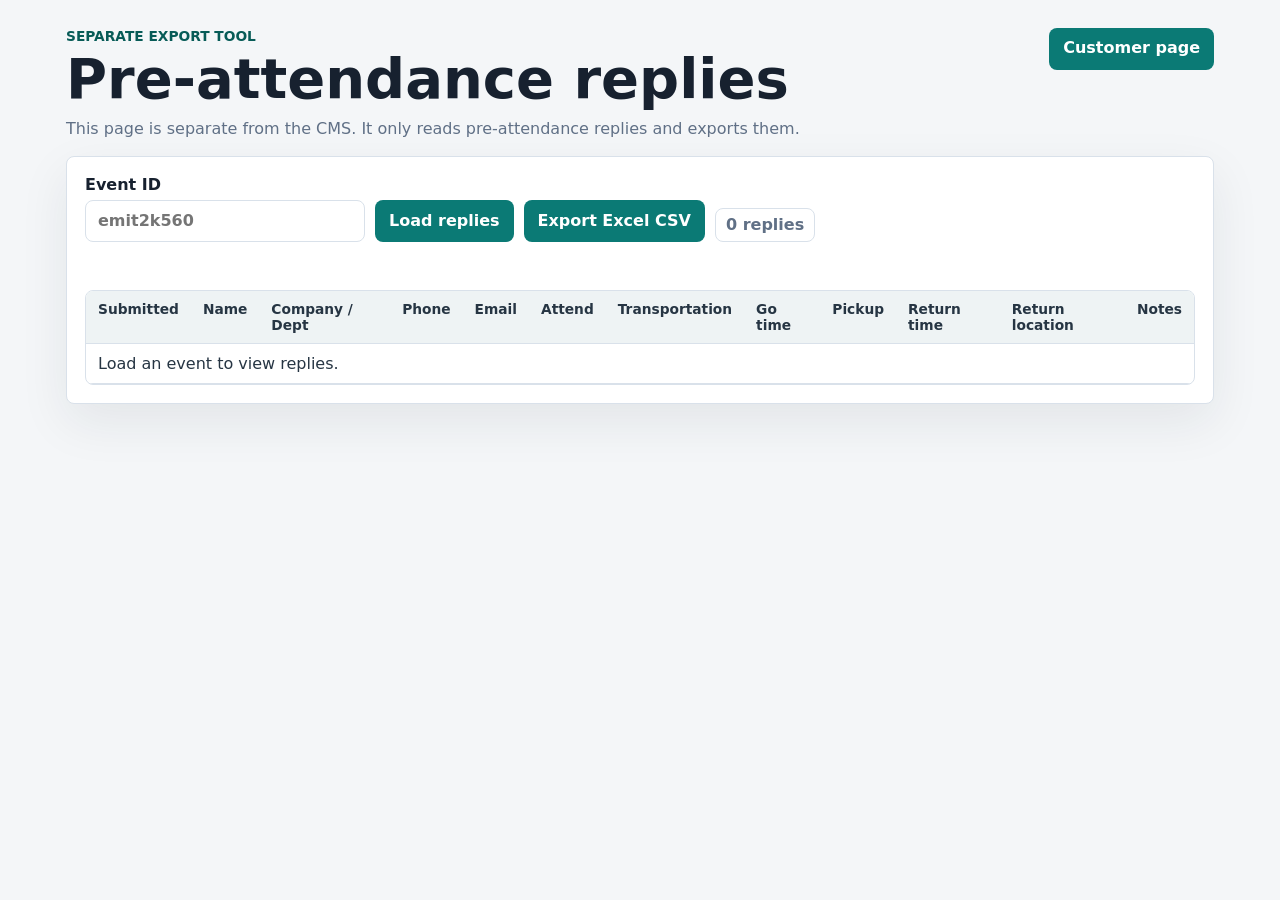
<file: pre_attendance_export.html>
<!DOCTYPE html>
<html lang="en">
<head>
  <meta charset="UTF-8" />
  <meta name="viewport" content="width=device-width, initial-scale=1.0" />
  <title>Pre-attendance Export</title>
  <link rel="stylesheet" href="./pre_attendance_export.css" />
  <link rel="icon" href="data:," />
</head>
<body>
  <main class="px-shell">
    <header class="px-header">
      <div>
        <p class="px-kicker">Separate export tool</p>
        <h1>Pre-attendance replies</h1>
        <p class="px-muted">This page is separate from the CMS. It only reads pre-attendance replies and exports them.</p>
      </div>
      <a id="customerPageLink" class="px-link" href="./pre_attendance.html">Customer page</a>
    </header>

    <section class="px-panel">
      <div class="px-controls">
        <label>
          Event ID
          <input id="eventIdInput" placeholder="emit2k560" />
        </label>
        <button id="loadReplies" type="button">Load replies</button>
        <button id="exportReplies" type="button">Export Excel CSV</button>
        <span id="replyCount" class="px-count">0 replies</span>
      </div>

      <p id="statusMessage" class="px-status" role="status"></p>

      <div class="px-table-wrap">
        <table>
          <thead>
            <tr>
              <th>Submitted</th>
              <th>Name</th>
              <th>Company / Dept</th>
              <th>Phone</th>
              <th>Email</th>
              <th>Attend</th>
              <th>Transportation</th>
              <th>Go time</th>
              <th>Pickup</th>
              <th>Return time</th>
              <th>Return location</th>
              <th>Notes</th>
            </tr>
          </thead>
          <tbody id="replyRows">
            <tr><td colspan="12">Load an event to view replies.</td></tr>
          </tbody>
        </table>
      </div>
    </section>
  </main>

  <script src="./src/pre_attendance_export.js"></script>
</body>
</html>
</file>
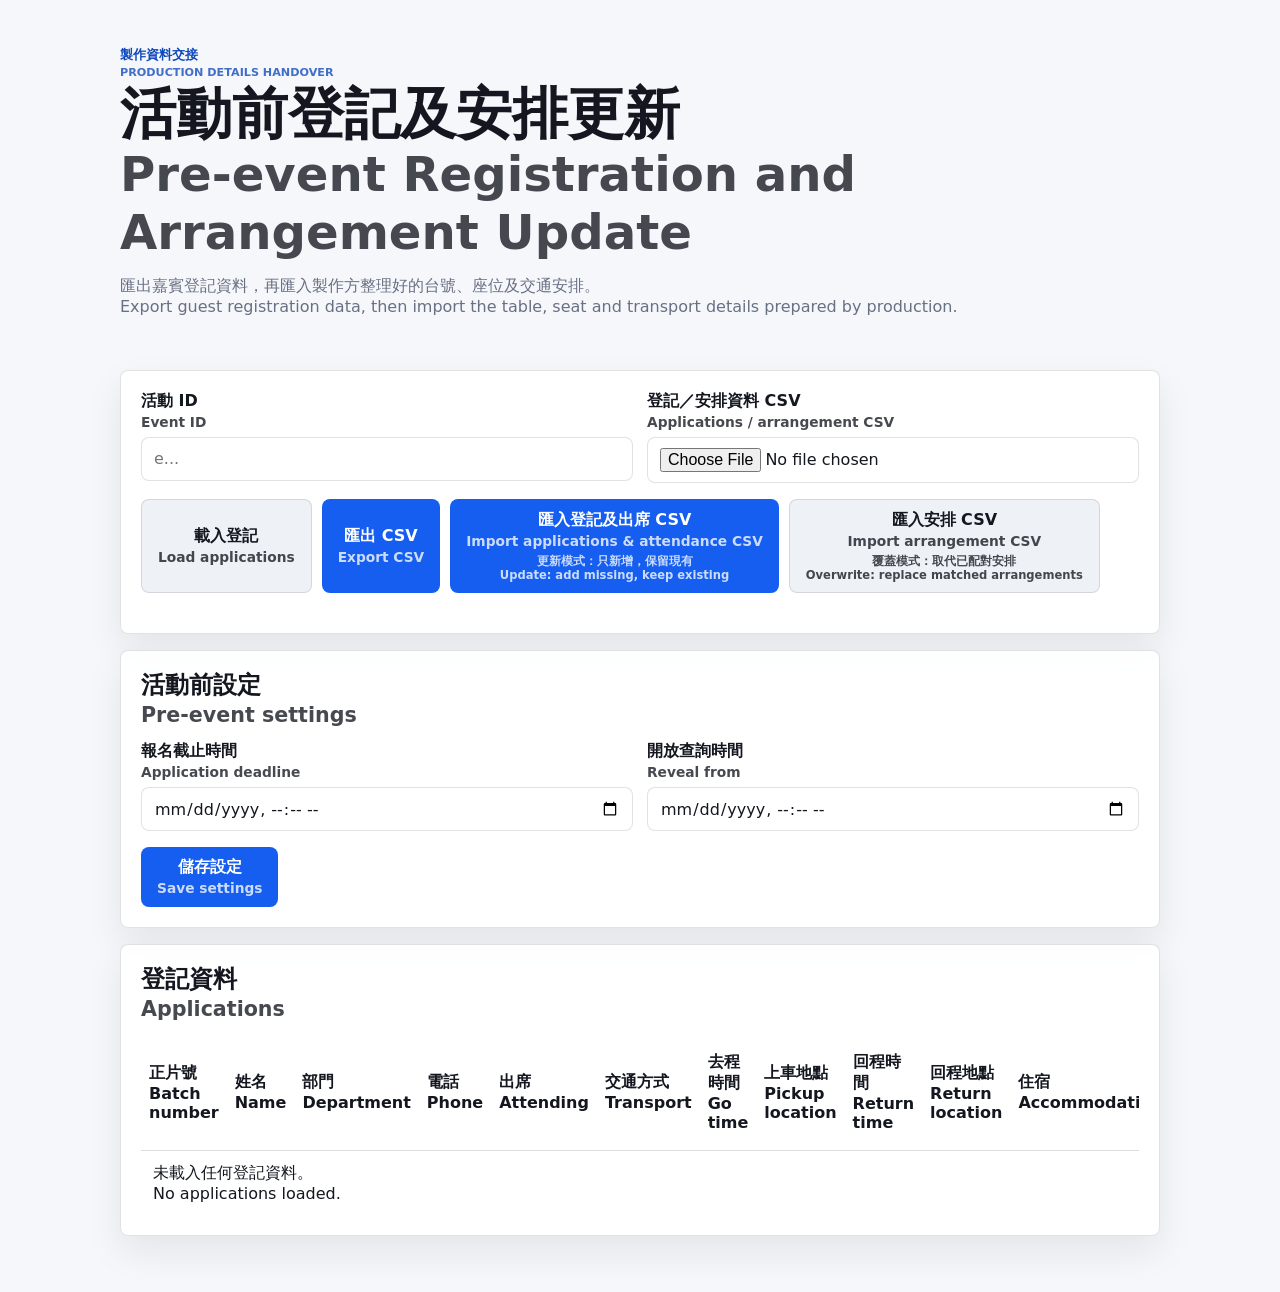
<file: pre_event_admin.html>
<!doctype html>
<html lang="zh-Hant">
<head>
  <meta charset="utf-8" />
  <meta name="viewport" content="width=device-width, initial-scale=1" />
  <title>活動前登記及安排更新 Pre-event Registration and Arrangement Update</title>
  <link rel="stylesheet" href="./pre_event_apply.css" />
  <link rel="icon" href="data:," />
</head>
<body>
  <main class="pe-shell">
    <section class="pe-hero">
      <p class="pe-kicker">製作資料交接<br><span class="pe-en">Production details handover</span></p>
      <h1>活動前登記及安排更新<br><span class="pe-en">Pre-event Registration and Arrangement Update</span></h1>
      <p class="pe-muted">匯出嘉賓登記資料，再匯入製作方整理好的台號、座位及交通安排。<br>Export guest registration data, then import the table, seat and transport details prepared by production.</p>
    </section>

    <section class="pe-panel">
      <div class="pe-grid">
        <label class="pe-field">
          <span>活動 ID<br><span class="pe-en">Event ID</span></span>
          <input id="eventIdInput" placeholder="e..." />
        </label>
        <label class="pe-field">
          <span>登記／安排資料 CSV<br><span class="pe-en">Applications / arrangement CSV</span></span>
          <input id="backfillFile" type="file" accept=".csv" />
        </label>
      </div>
      <div style="display:flex;gap:10px;flex-wrap:wrap;margin-top:16px">
        <button id="loadButton" class="pe-secondary" type="button">載入登記<br><span class="pe-en">Load applications</span></button>
        <button id="exportButton" class="pe-primary" type="button">匯出 CSV<br><span class="pe-en">Export CSV</span></button>
        <button id="importApplicationsButton" class="pe-primary" type="button">匯入登記及出席 CSV<br><span class="pe-en">Import applications &amp; attendance CSV</span><span class="pe-action-note">更新模式：只新增，保留現有<br>Update: add missing, keep existing</span></button>
        <button id="importButton" class="pe-secondary" type="button">匯入安排 CSV<br><span class="pe-en">Import arrangement CSV</span><span class="pe-action-note">覆蓋模式：取代已配對安排<br>Overwrite: replace matched arrangements</span></button>
      </div>
      <p id="statusMessage" class="pe-message" role="status"></p>
    </section>

    <section class="pe-panel">
      <h2>活動前設定<br><span class="pe-en">Pre-event settings</span></h2>
      <div class="pe-grid" style="margin-top:12px">
        <label class="pe-field">
          <span>報名截止時間<br><span class="pe-en">Application deadline</span></span>
          <input id="registrationDeadline" type="datetime-local" />
        </label>
        <label class="pe-field">
          <span>開放查詢時間<br><span class="pe-en">Reveal from</span></span>
          <input id="revealFrom" type="datetime-local" />
        </label>
        <label class="pe-field">
          <span>活動前多少日開放查詢<br><span class="pe-en">Reveal days before event</span></span>
          <input id="revealDaysBeforeEvent" type="number" min="3" max="7" value="7" />
        </label>
      </div>
      <button id="saveSettingsButton" class="pe-primary" type="button" style="margin-top:16px">儲存設定<br><span class="pe-en">Save settings</span></button>
    </section>

    <section class="pe-panel">
      <h2>登記資料<br><span class="pe-en">Applications</span></h2>
      <div style="overflow:auto;margin-top:12px">
        <table id="applicationTable" style="width:100%;border-collapse:collapse">
          <thead></thead>
          <tbody></tbody>
        </table>
      </div>
    </section>
  </main>

  <script src="./src/pre_event_apply_config.js"></script>
  <script src="./src/pre_event_admin.js?v=20260713a"></script>
</body>
</html>
</file>
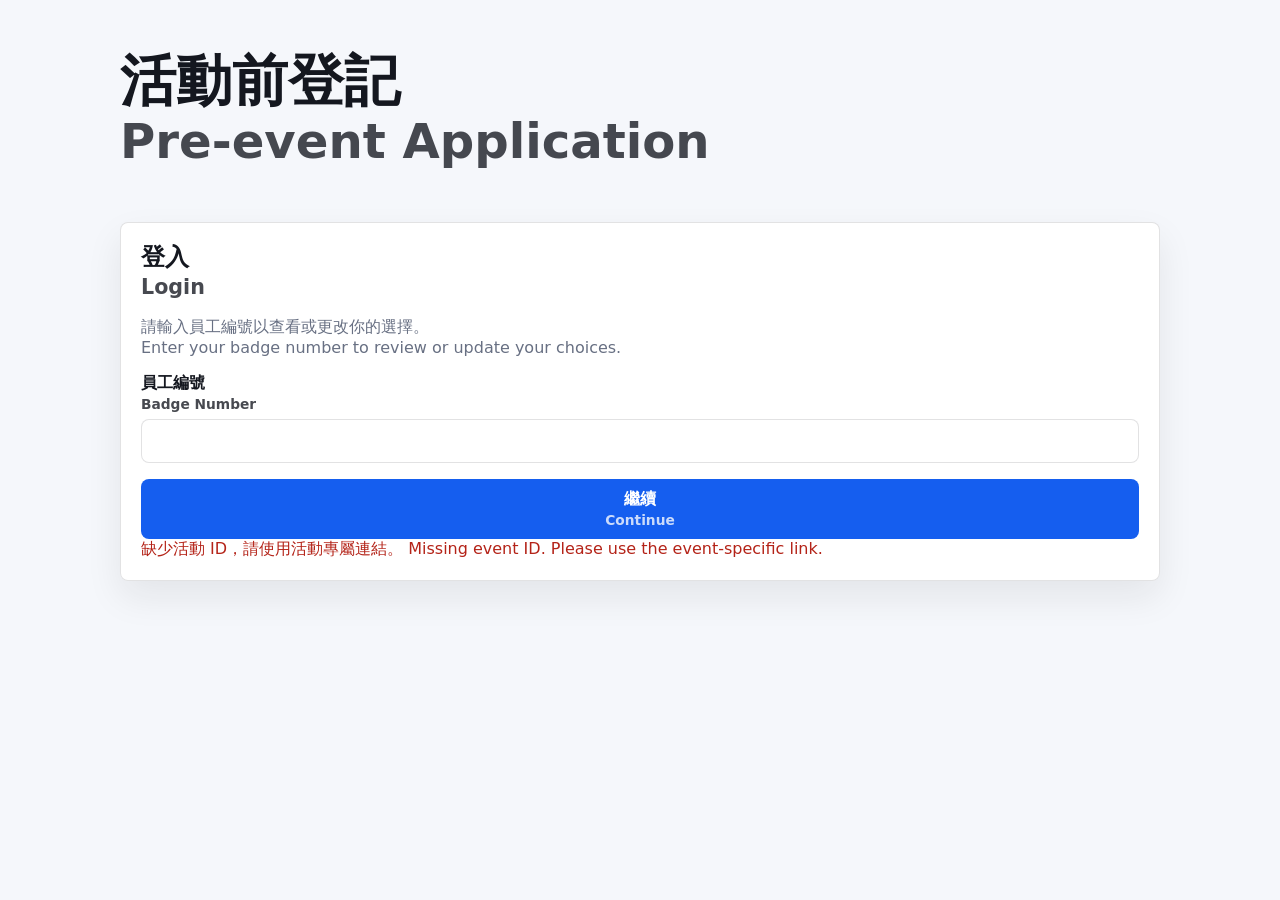
<file: pre_event_apply.html>
<!doctype html>
<html lang="zh-Hant">
<head>
  <meta charset="utf-8" />
  <meta name="viewport" content="width=device-width, initial-scale=1, viewport-fit=cover" />
  <title>活動前登記 Pre-event Application</title>
  <link rel="stylesheet" href="./pre_event_apply.css" />
  <link rel="icon" href="data:," />
</head>
<body>
  <main class="pe-shell">
    <section class="pe-hero">
      <img id="eventLogo" class="pe-logo" alt="" />
      <p id="eventClient" class="pe-kicker"></p>
      <h1 id="eventTitle">活動前登記<br><span class="pe-en">Pre-event Application</span></h1>
      <p id="eventMeta" class="pe-muted"></p>
    </section>

    <section id="loginPanel" class="pe-panel">
      <h2>登入<br><span class="pe-en">Login</span></h2>
      <p class="pe-muted">請輸入員工編號以查看或更改你的選擇。<br>Enter your badge number to review or update your choices.</p>
      <form id="loginForm" class="pe-form">
        <label class="pe-field">
          <span>員工編號<br><span class="pe-en">Badge Number</span></span>
          <input id="batchInput" autocomplete="username" required />
        </label>
        <button class="pe-primary" type="submit">繼續<br><span class="pe-en">Continue</span></button>
      </form>
      <p id="loginMessage" class="pe-message" role="status"></p>
    </section>

    <section id="applicationPanel" class="pe-panel" hidden>
      <div class="pe-panel-head">
        <div>
          <p class="pe-kicker">已確認選擇<br><span class="pe-en">Confirmed choices</span></p>
          <h2 id="guestName">嘉賓<br><span class="pe-en">Guest</span></h2>
          <p id="guestInfo" class="pe-muted"></p>
        </div>
      </div>

      <div id="lockNotice" class="pe-notice"></div>

      <form id="applicationForm" class="pe-form">
        <fieldset class="pe-choice">
          <legend>出席<br><span class="pe-en">Attendance</span></legend>
          <label><input type="radio" name="attending" value="yes" required /> 出席<br><span class="pe-en">Attend</span></label>
          <label><input type="radio" name="attending" value="no" required /> 不出席<br><span class="pe-en">Not attending</span></label>
        </fieldset>

        <div id="choiceFields" class="pe-flow pe-collapsible">
          <section id="transportStep" class="pe-step">
            <label class="pe-field">
              <span>交通方式<br><span class="pe-en">Transport</span></span>
              <select id="transport" required></select>
            </label>
          </section>

          <section id="shuttleFields" class="pe-step pe-shuttle pe-collapsible is-collapsed" aria-hidden="true">
            <label class="pe-field">
              <span>到場選擇<br><span class="pe-en">Arrival selection</span></span>
              <select id="pickupLocation"></select>
            </label>
            <label class="pe-field">
              <span>離場選擇<br><span class="pe-en">Departure</span></span>
              <select id="returnLocation"></select>
            </label>
            <select id="goTime" class="pe-visually-hidden" tabindex="-1" aria-hidden="true"></select>
            <select id="returnTime" class="pe-visually-hidden" tabindex="-1" aria-hidden="true"></select>
          </section>

          <section id="mealStep" class="pe-step">
            <label class="pe-field">
              <span>餐飲偏好<br><span class="pe-en">Meal preference</span></span>
              <select id="meal" required></select>
            </label>
          </section>

        </div>

        <label class="pe-field">
          <span>備註<br><span class="pe-en">Remarks</span></span>
          <textarea id="remarks" rows="3"></textarea>
        </label>

        <button id="submitButton" class="pe-primary" type="submit">儲存選擇<br><span class="pe-en">Save choices</span></button>
        <p id="formMessage" class="pe-message" role="status"></p>
      </form>
    </section>

    <section id="detailPanel" class="pe-panel" hidden>
      <p class="pe-kicker">最終安排<br><span class="pe-en">Final arrangement</span></p>
      <h2>活動詳情<br><span class="pe-en">Event details</span></h2>
      <div id="detailGrid" class="pe-summary"></div>
    </section>
  </main>

  <script src="./src/pre_event_apply_config.js"></script>
  <script src="./src/pre_event_apply.js?v=20260715c"></script>
</body>
</html>
</file>
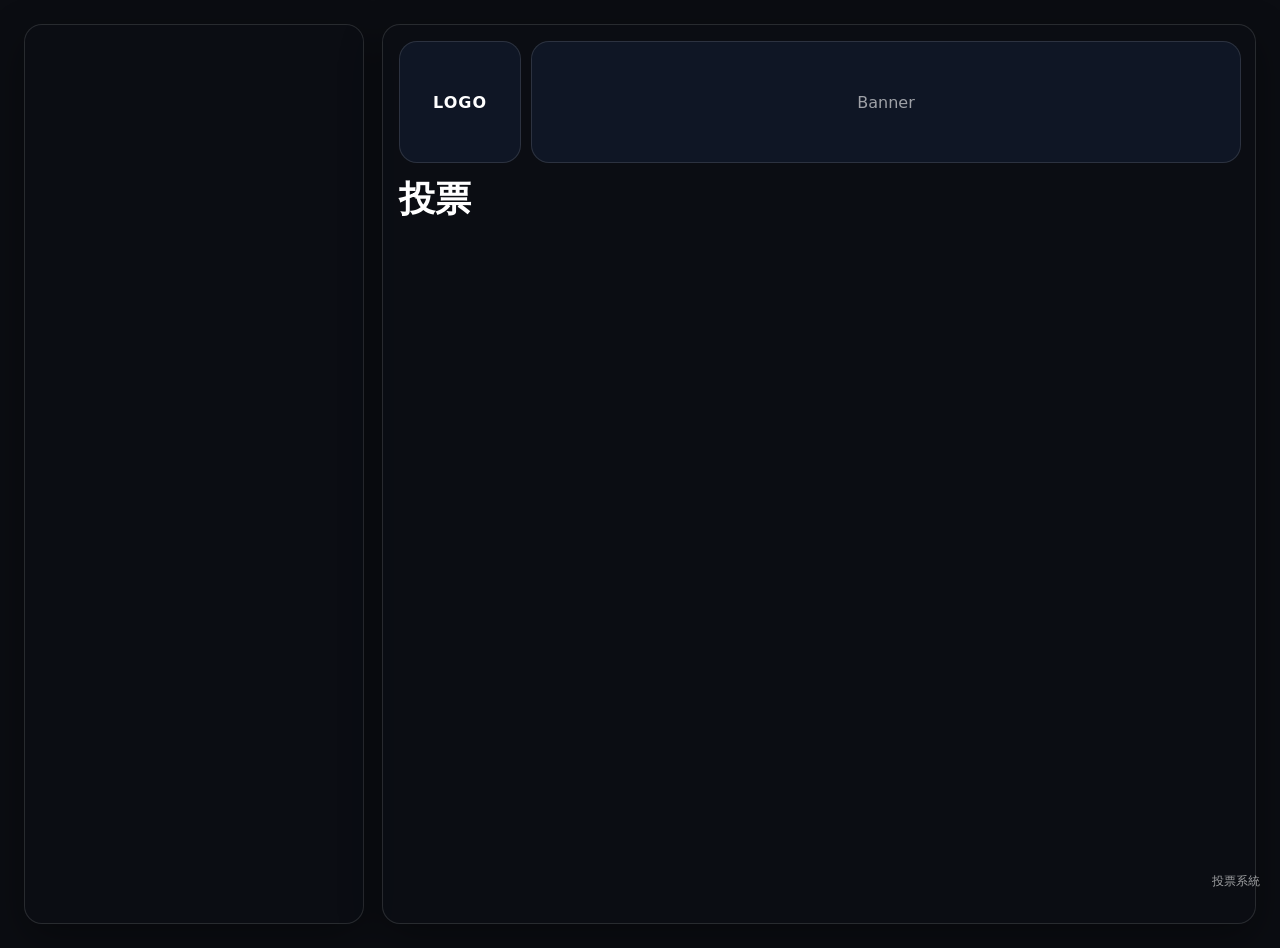
<file: public_poll.html>
<!doctype html>
<html lang="zh-HK">
<head>
  <meta charset="utf-8" />
  <meta name="viewport" content="width=device-width, initial-scale=1, viewport-fit=cover" />
  <title>投票 · 公眾畫面</title>
  <style>
    :root {
      --panel: rgba(12, 14, 20, 0.82);
      --border: rgba(255,255,255,.12);
      --accent: #ffd84d;
    }
    html,body{height:100%} body{margin:0;background:#0b0d12;color:#fff;font-family:"Inter","Noto Sans",system-ui,-apple-system,Segoe UI,Roboto,sans-serif; position:relative;}
    #publicBg{position:fixed; inset:0; z-index:0; background:#0b0d12;}
    .stage{position:relative; min-height:100%; display:grid; grid-template-columns: 340px 1fr; gap:18px; padding:24px; z-index:1;}
    @media (max-width: 960px){ .stage{grid-template-columns:1fr; padding:16px} }
    .panel{background:var(--panel); border-radius:18px; padding:16px; border:1px solid var(--border); box-shadow:0 14px 40px rgba(0,0,0,.35);}
    .qrBox{display:flex;flex-direction:column;align-items:center;justify-content:center; gap:10px; min-height:320px;}
    .qrLink{word-break:break-all; opacity:.7; font-size:14px; margin-top:8px}
    .title{font-size:clamp(22px, 2.8vw, 36px); margin:0 0 16px}
    .bars{display:flex; flex-direction:column; gap:12px}
    .barRow{display:grid; grid-template-columns:70px 1fr; gap:12px; align-items:center;}
    .barThumb{width:70px; height:70px; border-radius:14px; background:rgba(255,255,255,.08); border:1px solid var(--border); display:grid; place-items:center; font-weight:700; font-size:18px; color:rgba(255,255,255,.8); background-size:cover; background-position:center;}
    .barWrap{background:rgba(255,255,255,.06); border-radius:14px; overflow:hidden; border:1px solid var(--border); display:flex; align-items:center; min-height:64px;}
    .barFill{height:100%; display:flex; align-items:center; padding:0 14px; transition:width .5s ease; background:linear-gradient(90deg, rgba(255,216,77,.18), rgba(255,139,95,.22)); font-weight:700;}
    .barLabel{margin-left:auto; padding-right:12px; opacity:.85; font-weight:600;}
    .meta{opacity:.8; margin-top:10px}
    .hidden{display:none}
    .footer{position:absolute; left:0; right:0; bottom:0; padding:10px 20px; display:flex; justify-content:space-between; opacity:.6; font-size:12px; z-index:2;}
    .fit{width:100%; height:100%}
    .brandRow{display:grid; grid-template-columns: 120px 1fr; gap:12px; align-items:center; margin-bottom:12px;}
    .brandLogo{width:120px; height:120px; border-radius:18px; background:#0f1625; border:1px solid var(--border); display:grid; place-items:center; font-weight:700; letter-spacing:1px; background-size:contain; background-position:center; background-repeat:no-repeat;}
    .brandBanner{width:100%; min-height:120px; border-radius:18px; background:#0f1625; border:1px solid var(--border); display:grid; place-items:center; color:rgba(255,255,255,.6); background-size:cover; background-position:center;}
    /* Result animation (vertical bars) */
    .resultsWrap{display:grid; gap:14px;}
    .resultChart{display:grid; grid-template-columns: repeat(auto-fit, minmax(80px, 1fr)); align-items:end; gap:12px; min-height:320px;}
    .rBar{position:relative; background:rgba(255,255,255,.08); border:1px solid var(--border); border-radius:12px; padding:10px; display:flex; flex-direction:column; align-items:center; gap:8px;}
    .rFillWrap{width:100%; height:240px; display:flex; align-items:flex-end;}
    .rFill{width:100%; background:linear-gradient(180deg, rgba(255,216,77,.4), rgba(255,139,95,.6)); border-radius:10px; height:0; transition:height .8s ease;}
    .rLabel{font-size:14px; text-align:center; min-height:36px;}
    .rCount{font-weight:700; margin-top:4px;}
    .crown{position:absolute; top:-32px; font-size:84px; opacity:0; transition:opacity .4s ease;}
    .resultsStatus{font-size:14px; opacity:.8;}
  </style>
</head>
<body>
  <div id="publicBg"></div>
  <div class="stage">
    <!-- Left: QR (can be hidden by ui.showPollQR=false) -->
    <div id="qrPanel" class="panel qrBox">
      <div id="qr"></div>
      <div id="qrLink" class="qrLink"></div>
    </div>

    <!-- Right: poll content -->
    <div class="panel">
      <div class="brandRow">
        <div id="boardLogo" class="brandLogo">LOGO</div>
        <div id="boardBanner" class="brandBanner">Banner</div>
      </div>
      <h1 id="pollQ" class="title">投票</h1>
      <div id="bars" class="bars"></div>
      <div id="resultArea" class="resultsWrap hidden">
        <div id="resultChart" class="resultChart"></div>
        <div id="resultStatus" class="resultsStatus"></div>
      </div>
      <div id="total" class="meta"></div>
      <!-- Optional: an empty area you can overlay like the lucky draw canvas if desired -->
      <canvas id="fxCanvas" class="fit hidden"></canvas>
    </div>
  </div>

  <div class="footer">
    <span id="footLeft"></span>
    <span>投票系統</span>
  </div>

  <script src="./qrcode.min.js"></script>
  <script type="module" src="./src/polls_public_board.js?v=20260712f"></script>
</body>
</html>
</file>
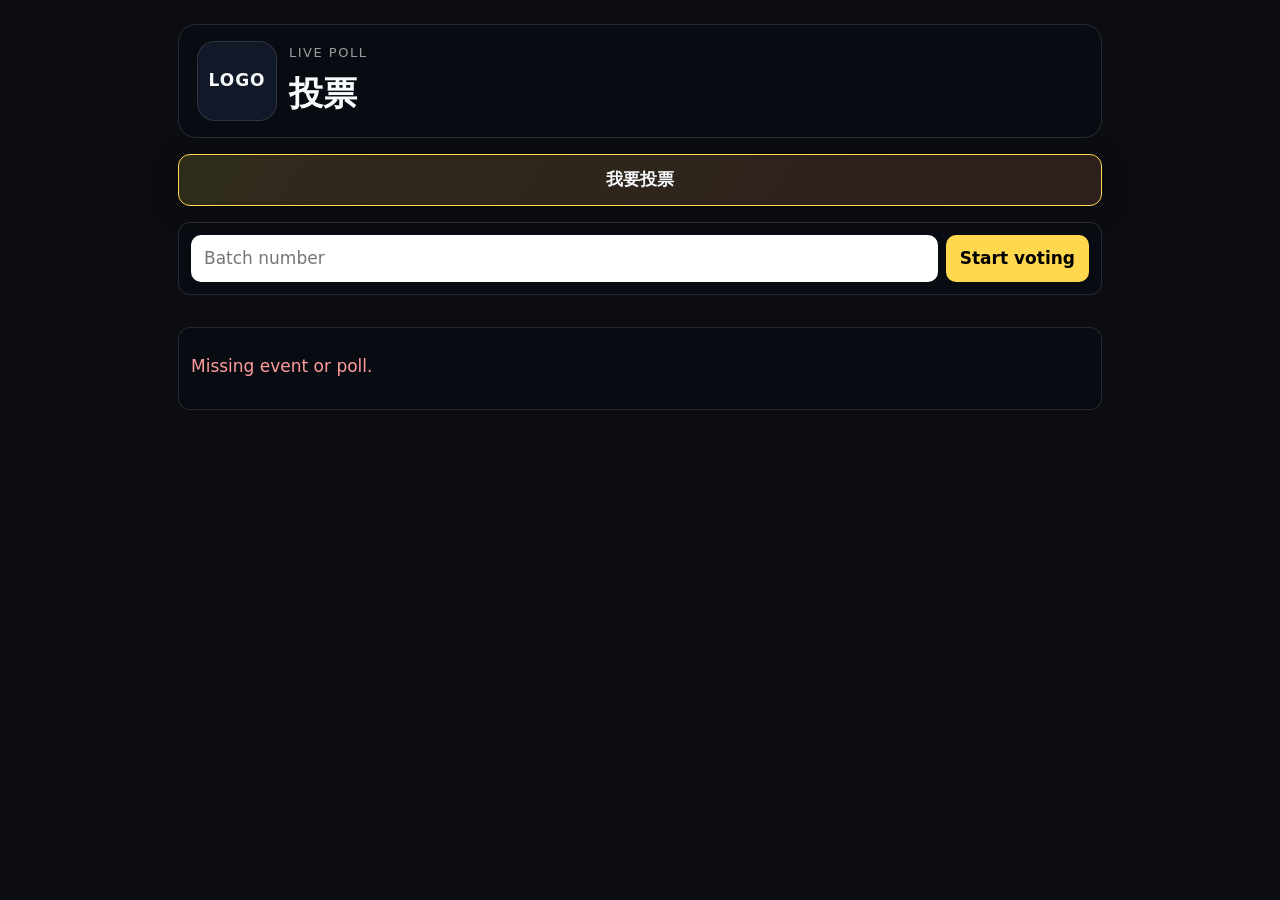
<file: vote.html>
<!-- vote.html -->
<!doctype html>
<html lang="zh-HK">
<head>
  <meta charset="utf-8" />
  <meta name="viewport" content="width=device-width, initial-scale=1, viewport-fit=cover" />
  <title>投票</title>
  <link rel="stylesheet" href="./landing.css" />
  <style>
    :root {
      --panel-bg: rgba(10, 12, 18, 0.78);
      --accent: #ffd84d;
      --accent-2: #ff8b5f;
      --border: rgba(255,255,255,.12);
    }
    * { box-sizing: border-box; }
    html, body { height: 100%; margin: 0; }
    body { font-family: "Inter", "Noto Sans", system-ui, -apple-system, Segoe UI, sans-serif; color:#f8fafc; background:#0b0d12; }
    #publicBg { position: fixed; inset: 0; z-index: 0; background:#0b0d12; opacity:1; background-size: cover; background-position: center; background-repeat: no-repeat; }
    .vote-shell { position: relative; z-index: 1; max-width: 960px; margin: 0 auto; padding: 24px 18px 48px; display: flex; flex-direction: column; gap: 16px; }
    .vote-hero { display: grid; grid-template-columns: 1fr; gap: 16px; align-items: center; background: var(--panel-bg); border:1px solid var(--border); border-radius: 18px; padding: 16px 18px; backdrop-filter: saturate(130%) blur(2px); }
    .brand { display:flex; align-items:center; gap:12px; }
    .brand-logo { width:80px; height:80px; border-radius: 18px; background:#111827; border:1px solid var(--border); display:grid; place-items:center; font-weight:700; letter-spacing:1px; background-size:contain; background-position:center; background-repeat:no-repeat; }
    .brand-text h1 { margin:6px 0 0; font-size:clamp(24px, 4vw, 34px); }
    .eyebrow { margin:0; font-size:13px; text-transform:uppercase; letter-spacing:1.5px; color:rgba(255,255,255,.6); }
    .tabs { display:flex; gap:8px; }
    .tab { flex:1; text-align:center; padding:12px 10px; border-radius:12px; border:1px solid var(--border); background:rgba(255,255,255,.05); font-weight:600; }
    .tab.active { border-color: var(--accent); box-shadow:0 6px 24px rgba(0,0,0,.35); background:linear-gradient(120deg, rgba(255,216,77,.15), rgba(255,139,95,.14)); }
    .opt-grid { display:grid; grid-template-columns: repeat(auto-fit, minmax(240px, 1fr)); gap:12px; }
    .opt-card { width:100%; text-align:left; padding:12px 12px; border-radius:14px; border:1px solid rgba(0,0,0,.1); background:rgba(255,255,255,.75); color:#000; cursor:pointer; display:flex; gap:12px; align-items:center; transition:transform 80ms ease, border-color 120ms, box-shadow 120ms; }
    .opt-card:hover { border-color: rgba(0,0,0,.2); box-shadow:0 6px 16px rgba(0,0,0,.25); transform: translateY(-2px); }
    .opt-card:disabled { opacity:.55; cursor:not-allowed; }
    .thumb { width:64px; height:64px; border-radius:12px; background:rgba(255,255,255,.85); border:1px solid rgba(0,0,0,.08); display:grid; place-items:center; overflow:hidden; flex:0 0 auto; }
    .thumb img { width:100%; height:100%; object-fit:cover; }
    .thumb-placeholder { font-weight:700; font-size:18px; color:rgba(0,0,0,.7); }
    .opt-body { display:flex; flex-direction:column; gap:4px; flex:1; justify-content:center; }
    .opt-text { font-size:18px; font-weight:700; line-height:1.35; color:#000; white-space:normal; word-break:break-word; }
    .opt-meta { font-size:13px; opacity:.65; color:#111; }
    .muted { opacity:.75; font-size: 14px; }
    .success { color:#7ef58c; margin-top:4px }
    .error { color:#ff9d9d; margin-top:4px }
    .hidden { display:none }
    .status-wrap { background: var(--panel-bg); border:1px solid var(--border); border-radius:12px; padding:12px; }
    .vote-login { display:grid; grid-template-columns: 1fr auto; gap:8px; background: var(--panel-bg); border:1px solid var(--border); border-radius:12px; padding:12px; }
    .vote-login input { min-height:44px; border-radius:10px; border:1px solid var(--border); padding:10px 12px; font:inherit; }
    .vote-login button, .confirm-bar button { min-height:44px; border:0; border-radius:10px; padding:10px 14px; font:inherit; font-weight:800; cursor:pointer; background:var(--accent); color:#000; }
    .confirm-bar { display:flex; gap:10px; align-items:center; justify-content:space-between; flex-wrap:wrap; background: var(--panel-bg); border:1px solid var(--border); border-radius:12px; padding:12px; }
    .confirm-bar.hidden { display:none; }
    .opt-card.selected { outline:3px solid var(--accent); background:#fff; }
    @media (max-width: 620px){ .vote-login{ grid-template-columns:1fr; } }
  </style>
</head>
<body>
  <div id="publicBg"></div>
  <main class="vote-shell">
    <header class="vote-hero">
      <div class="brand">
        <div id="voteLogo" class="brand-logo">LOGO</div>
        <div class="brand-text">
          <p class="eyebrow">Live Poll</p>
          <h1 id="pollQ">投票</h1>
        </div>
      </div>
    </header>

    <div class="tabs">
      <div class="tab active">我要投票</div>
    </div>

    <form id="identityForm" class="vote-login">
      <input id="batchInput" autocomplete="off" placeholder="Batch number" required />
      <button type="submit">Start voting</button>
    </form>

    <div id="optWrap" class="opt-grid"></div>

    <div id="confirmBar" class="confirm-bar hidden">
      <span id="selectedText" class="muted"></span>
      <button id="confirmVote" type="button">Confirm submit</button>
    </div>

    <div class="status-wrap">
      <p id="status" class="muted"></p>
      <p id="done" class="success hidden">✅ 已記錄你的投票，謝謝！</p>
      <p id="err" class="error hidden"></p>
    </div>
  </main>
  <script type="module" src="./src/polls_voter.js?v=20260712n"></script>
</body>
</html>
</file>
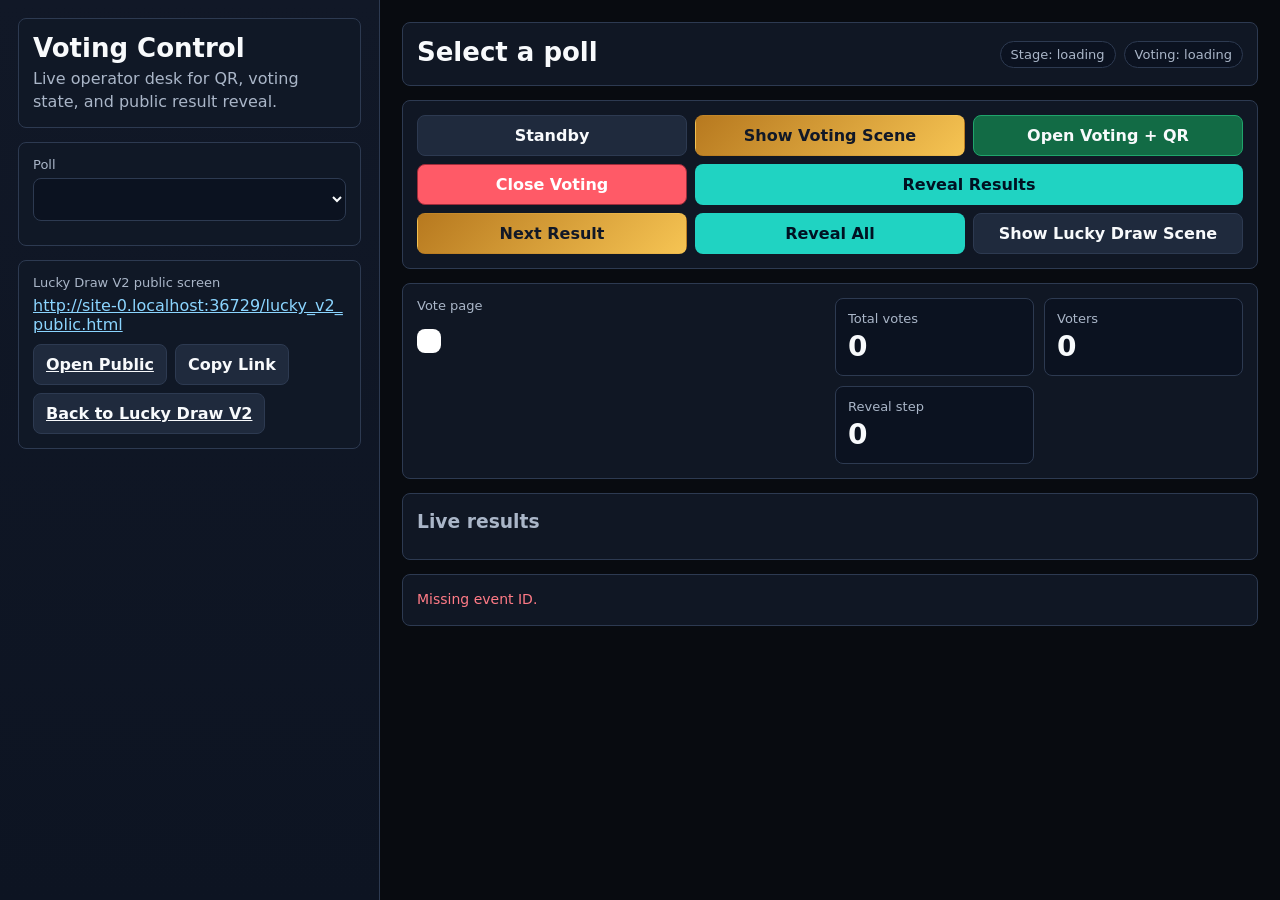
<file: voting_control.html>
<!DOCTYPE html>
<html lang="zh-HK">
<head>
  <meta charset="UTF-8">
  <meta name="viewport" content="width=device-width, initial-scale=1.0">
  <title>Voting Control</title>
  <link rel="icon" href="data:,">
  <link rel="stylesheet" href="./styles.css">
  <style>
    :root{color-scheme:dark;--bg:#080b10;--panel:#111827;--panel2:#162033;--line:#2d3a51;--text:#f8fafc;--muted:#aab6c8;--accent:#20d3c2;--gold:#ffd166;--danger:#ff5a67;--ok:#39d98a}
    *{box-sizing:border-box}
    body{margin:0;min-height:100vh;background:var(--bg);color:var(--text);font-family:system-ui,-apple-system,BlinkMacSystemFont,"Segoe UI",sans-serif}
    button,input,select{font:inherit}
    .vc-shell{display:grid;grid-template-columns:minmax(300px,380px) 1fr;min-height:100vh}
    .vc-side{padding:18px;border-right:1px solid var(--line);background:linear-gradient(180deg,#111827,#0d1422);overflow:auto}
    .vc-main{padding:22px;overflow:auto}
    .vc-panel{border:1px solid var(--line);background:rgba(17,24,39,.92);border-radius:8px;padding:14px;margin-bottom:14px}
    .vc-title{margin:0 0 4px;font-size:26px;font-weight:900;letter-spacing:0}
    .vc-sub{margin:0;color:var(--muted);line-height:1.45}
    .vc-row{display:flex;gap:8px;align-items:center;flex-wrap:wrap}
    .vc-grid{display:grid;grid-template-columns:repeat(2,minmax(0,1fr));gap:10px}
    .vc-field{display:flex;flex-direction:column;gap:6px;margin-bottom:10px}
    .vc-field span{font-size:13px;color:var(--muted)}
    .vc-field input,.vc-field select{width:100%;border:1px solid var(--line);border-radius:8px;background:#0b1220;color:var(--text);padding:10px}
    .vc-btn{border:1px solid var(--line);border-radius:8px;background:#1f2a3d;color:var(--text);padding:10px 12px;cursor:pointer;font-weight:800}
    .vc-btn:hover{border-color:var(--accent)}
    .vc-btn.primary{background:linear-gradient(135deg,#0f9f93,#1f7aec);border-color:transparent}
    .vc-btn.gold{background:linear-gradient(135deg,#b7791f,#f6c453);color:#111827;border-color:transparent}
    .vc-btn.ok{background:#126b45;border-color:#1fa56b}
    .vc-btn.danger{background:#6d1f2a;border-color:#9f2c3b}
    .vc-actions{display:grid;grid-template-columns:repeat(3,minmax(0,1fr));gap:8px}
    .vc-actions .wide{grid-column:span 2}
    .vc-chip{display:inline-flex;align-items:center;gap:6px;border:1px solid var(--line);border-radius:999px;padding:5px 10px;background:#0b1220;color:var(--muted);font-size:13px}
    .vc-chip.ok{color:#b9ffd8;border-color:#1f8f61}
    .vc-chip.warn{color:#ffe0a3;border-color:#b7791f}
    .vc-chip.live{color:#a8fff7;border-color:#20d3c2}
    .vc-poll-list{display:grid;gap:8px}
    .vc-poll{border:1px solid var(--line);border-radius:8px;background:#0b1220;padding:10px;cursor:pointer}
    .vc-poll.active{border-color:var(--accent);box-shadow:0 0 0 1px rgba(32,211,194,.35)}
    .vc-poll strong{display:block;line-height:1.25}
    .vc-poll small{display:block;margin-top:4px;color:var(--muted)}
    .vc-stats{display:grid;grid-template-columns:repeat(auto-fit,minmax(150px,1fr));gap:10px}
    .vc-stat{border:1px solid var(--line);border-radius:8px;background:#0b1220;padding:12px}
    .vc-stat span{display:block;color:var(--muted);font-size:13px}
    .vc-stat strong{display:block;margin-top:4px;font-size:28px}
    .vc-bars{display:grid;gap:10px}
    .vc-bar{display:grid;grid-template-columns:minmax(120px,220px) 1fr 70px;gap:10px;align-items:center}
    .vc-track{height:18px;border-radius:999px;background:#0b1220;border:1px solid var(--line);overflow:hidden}
    .vc-fill{height:100%;background:linear-gradient(90deg,var(--accent),var(--gold))}
    .vc-link{color:#8bd5ff;word-break:break-all}
    .vc-qr{display:grid;place-items:center;padding:12px;background:#fff;border-radius:8px;width:max-content;max-width:100%}
    .vc-status{min-height:22px;color:var(--muted);font-size:14px;line-height:1.45}
    @media(max-width:980px){.vc-shell{grid-template-columns:1fr}.vc-side{border-right:0;border-bottom:1px solid var(--line)}.vc-actions{grid-template-columns:1fr 1fr}.vc-actions .wide{grid-column:span 1}.vc-bar{grid-template-columns:1fr}}
  </style>
</head>
<body>
  <div class="vc-shell">
    <aside class="vc-side">
      <section class="vc-panel">
        <h1 class="vc-title">Voting Control</h1>
        <p class="vc-sub">Live operator desk for QR, voting state, and public result reveal.</p>
      </section>

      <section class="vc-panel">
        <div class="vc-field">
          <span>Poll</span>
          <select id="pollSelect"></select>
        </div>
        <div id="pollList" class="vc-poll-list"></div>
      </section>

      <section class="vc-panel">
        <div class="vc-field">
          <span>Lucky Draw V2 public screen</span>
          <a id="v2PublicLink" class="vc-link" href="#" target="_blank" rel="noopener"></a>
        </div>
        <div class="vc-row">
          <a id="openPublic" class="vc-btn" href="#" target="_blank" rel="noopener">Open Public</a>
          <button id="copyPublic" class="vc-btn">Copy Link</button>
          <a id="backCms" class="vc-btn" href="#">Back to Lucky Draw V2</a>
        </div>
      </section>
    </aside>

    <main class="vc-main">
      <section class="vc-panel">
        <div class="vc-row" style="justify-content:space-between">
          <div>
            <h2 id="pollTitle" class="vc-title">Select a poll</h2>
            <p id="pollMeta" class="vc-sub"></p>
          </div>
          <div class="vc-row">
            <span id="stageChip" class="vc-chip">Stage: loading</span>
            <span id="openChip" class="vc-chip">Voting: loading</span>
          </div>
        </div>
      </section>

      <section class="vc-panel">
        <div class="vc-actions">
          <button id="standbyPoll" class="vc-btn">Standby</button>
          <button id="showQr" class="vc-btn gold">Show Voting Scene</button>
          <button id="openVoting" class="vc-btn ok">Open Voting + QR</button>
          <button id="closeVoting" class="vc-btn danger">Close Voting</button>
          <button id="startResults" class="vc-btn primary wide">Reveal Results</button>
          <button id="nextResult" class="vc-btn gold">Next Result</button>
          <button id="revealAll" class="vc-btn primary">Reveal All</button>
          <button id="clearStage" class="vc-btn">Show Lucky Draw Scene</button>
        </div>
      </section>

      <section class="vc-panel">
        <div class="vc-grid">
          <div>
            <div class="vc-field">
              <span>Vote page</span>
              <a id="voteLink" class="vc-link" href="#" target="_blank" rel="noopener"></a>
            </div>
            <div id="qrPreview" class="vc-qr"></div>
          </div>
          <div>
            <div class="vc-stats">
              <div class="vc-stat"><span>Total votes</span><strong id="totalVotes">0</strong></div>
              <div class="vc-stat"><span>Voters</span><strong id="totalVoters">0</strong></div>
              <div class="vc-stat"><span>Reveal step</span><strong id="revealStep">0</strong></div>
            </div>
          </div>
        </div>
      </section>

      <section class="vc-panel">
        <h3 class="vc-sub" style="margin:0 0 10px">Live results</h3>
        <div id="resultBars" class="vc-bars"></div>
      </section>

      <section class="vc-panel">
        <div id="status" class="vc-status">Loading...</div>
      </section>
    </main>
  </div>
  <script src="./qrcode.min.js"></script>
  <script type="module" src="./src/voting_control.js?v=20260712n"></script>
</body>
</html>
</file>
<file: pre_event_apply.css>
:root {
  --bg: #f5f7fb;
  --ink: #14171f;
  --muted: #687083;
  --panel: rgba(255, 255, 255, 0.92);
  --line: rgba(20, 23, 31, 0.12);
  --accent: #155eef;
  --accent-dark: #0f48ba;
  --danger: #b42318;
}

* { box-sizing: border-box; }

[hidden] { display: none !important; }

body {
  margin: 0;
  min-height: 100vh;
  font-family: Inter, "Noto Sans", system-ui, -apple-system, Segoe UI, sans-serif;
  color: var(--ink);
  background: var(--bg);
}

.pe-shell {
  width: min(1040px, calc(100% - 32px));
  margin: 0 auto;
  padding: 28px 0 56px;
}

.pe-hero {
  padding: 18px 0 22px;
}

.pe-logo {
  display: none;
  max-width: 180px;
  max-height: 90px;
  object-fit: contain;
  margin-bottom: 18px;
}

.pe-kicker {
  margin: 0 0 6px;
  color: var(--accent-dark);
  font-size: 13px;
  font-weight: 700;
  text-transform: uppercase;
  letter-spacing: 0;
}

h1, h2 {
  margin: 0;
  letter-spacing: 0;
}

h1 {
  font-size: clamp(32px, 5vw, 56px);
  line-height: 1.04;
}

h2 {
  font-size: 24px;
  line-height: 1.2;
}

.pe-muted {
  color: var(--muted);
}

.pe-en {
  color: inherit;
  font-size: 0.86em;
  font-weight: inherit;
  opacity: 0.78;
}

.pe-action-note {
  display: block;
  margin-top: 4px;
  font-size: 0.72em;
  font-weight: 600;
  line-height: 1.25;
  opacity: 0.78;
}

.pe-panel {
  margin-top: 16px;
  padding: 20px;
  background: var(--panel);
  border: 1px solid var(--line);
  border-radius: 8px;
  box-shadow: 0 16px 36px rgba(20, 23, 31, 0.08);
}

.pe-panel-head {
  display: flex;
  justify-content: space-between;
  gap: 12px;
  align-items: flex-start;
  margin-bottom: 18px;
}

.pe-form {
  display: flex;
  flex-direction: column;
  gap: 16px;
}

.pe-grid {
  display: grid;
  grid-template-columns: repeat(2, minmax(0, 1fr));
  gap: 14px;
}

.pe-flow {
  display: grid;
  gap: 14px;
}

.pe-step {
  display: grid;
  grid-template-columns: minmax(0, 1fr);
  gap: 14px;
  align-items: start;
  padding: 14px;
  border: 1px solid var(--line);
  border-radius: 8px;
  background: #fff;
}

.pe-step.pe-grid {
  grid-template-columns: repeat(2, minmax(0, 1fr));
}

.pe-shuttle {
  grid-template-columns: repeat(2, minmax(0, 1fr));
}

.pe-collapsible {
  overflow: hidden;
  max-height: 900px;
  opacity: 1;
  transform: translateY(0);
  transition:
    max-height 320ms ease,
    opacity 220ms ease,
    transform 260ms ease,
    padding-top 260ms ease,
    padding-bottom 260ms ease,
    margin-top 260ms ease,
    border-color 260ms ease;
}

.pe-collapsible.is-collapsed {
  max-height: 0;
  opacity: 0;
  transform: translateY(-8px);
  padding-top: 0;
  padding-bottom: 0;
  margin-top: -6px;
  border-color: transparent;
  pointer-events: none;
}

.pe-static-field strong {
  display: flex;
  align-items: center;
  min-height: 44px;
  padding: 10px 12px;
  border: 1px solid var(--line);
  border-radius: 8px;
  background: #f7f9fc;
  color: var(--accent-dark);
}

.pe-visually-hidden {
  position: absolute;
  width: 1px !important;
  height: 1px !important;
  padding: 0 !important;
  margin: -1px !important;
  overflow: hidden !important;
  clip: rect(0 0 0 0) !important;
  white-space: nowrap !important;
  border: 0 !important;
}

.pe-field {
  display: flex;
  flex-direction: column;
  gap: 6px;
  font-weight: 700;
}

.pe-field input,
.pe-field select,
.pe-field textarea {
  width: 100%;
  min-height: 44px;
  padding: 10px 12px;
  border: 1px solid var(--line);
  border-radius: 8px;
  background: #fff;
  color: var(--ink);
  font: inherit;
  font-weight: 500;
}

.pe-choice {
  display: flex;
  gap: 14px;
  flex-wrap: wrap;
  padding: 12px;
  border: 1px solid var(--line);
  border-radius: 8px;
}

.pe-choice legend {
  padding: 0 6px;
  font-weight: 700;
}

.pe-choice label {
  display: inline-flex;
  gap: 8px;
  align-items: center;
  min-height: 36px;
}

.pe-primary,
.pe-secondary {
  border: 0;
  border-radius: 8px;
  min-height: 44px;
  padding: 10px 16px;
  font: inherit;
  font-weight: 800;
  cursor: pointer;
}

.pe-primary {
  color: #fff;
  background: var(--accent);
}

.pe-primary:hover { background: var(--accent-dark); }
.pe-primary:disabled { opacity: 0.55; cursor: not-allowed; }

.pe-secondary {
  color: var(--ink);
  background: #eef2f7;
  border: 1px solid var(--line);
}

.pe-message {
  min-height: 20px;
  margin: 0;
  color: var(--muted);
}

.pe-message.is-error,
.pe-notice.is-error {
  color: var(--danger);
}

.pe-notice {
  display: none;
  margin: 0 0 16px;
  padding: 12px;
  border-radius: 8px;
  background: #eef4ff;
  color: #1849a9;
  font-weight: 700;
}

.pe-notice:not(:empty) { display: block; }

.pe-summary {
  display: grid;
  grid-template-columns: repeat(2, minmax(0, 1fr));
  gap: 10px;
  margin-top: 14px;
}

.pe-summary div {
  min-height: 64px;
  padding: 12px;
  border: 1px solid var(--line);
  border-radius: 8px;
  background: #fff;
}

.pe-summary strong {
  display: block;
  margin-bottom: 4px;
  color: var(--muted);
  font-size: 13px;
}

@media (max-width: 720px) {
  .pe-shell { width: min(100% - 24px, 1040px); padding-top: 18px; }
  .pe-grid,
  .pe-summary { grid-template-columns: 1fr; }
  .pe-step,
  .pe-step.pe-grid,
  .pe-shuttle { grid-template-columns: 1fr; }
  .pe-panel-head { flex-direction: column; }
  h1 { font-size: 34px; }
}
</file>
<file: styles.css>
/* ===== THEME VARIABLES ===== */
:root {
  --bg: #ffffff;
  --card-bg: #3c79e3;
  --text: #fff;
  --muted: #8892a5;
  --border: #1f2633;
}

body.theme-light {
  --bg: #f5f7fa;
  --card-bg: #ffffff;
  --text: #222;
  --muted: #666;
  --border: #d0d4da;
}

:root{--bg:#0b0f1a;--card:#121a2b;--muted:#90a4c0;--accent:#3bd;--success:#4cd964;--danger:#ff3b30;--warning:#ffd60a}
*{box-sizing:border-box}
html,body{height:100%}
body{margin:0;font-family:Inter,system-ui,Arial;color:#eef;background:var(--bg)}
header{position:sticky;top:0;background:linear-gradient(180deg,rgba(11,15,26,.95),rgba(11,15,26,.82));backdrop-filter:blur(8px);z-index:10;border-bottom:1px solid rgba(255,255,255,.08)}
.container{max-width:1900px;width:100%;margin:0 auto;padding:14px 16px}
.row{display:flex;gap:10px;flex-wrap:wrap;align-items:center}
.card{background:var(--card);border:1px solid rgba(255,255,255,.08);border-radius:16px;padding:14px}

/* Light / normal mode overrides */
body.theme-light{
  --bg: #f7f9fc;
  --card: #ffffff;
  --muted: #4c5566;
  color: #111;
  background: #f7f9fc;
}
body.theme-light header{
  background:linear-gradient(180deg,rgba(255,255,255,.96),rgba(247,249,252,.92));
  border-bottom:1px solid #d9e3f0;
}
body.theme-light .card,
body.theme-light .sidebar,
body.theme-light .event-item{
  background:#ffffff;
  border:1px solid #d9e3f0;
  color:#111;
  box-shadow:0 8px 20px rgba(0,0,0,.04);
}
body.theme-light .nav-item{ background:#f2f5fa; border:1px solid #d9e3f0; color:#0f1a2f; }
body.theme-light .nav-item.active{ outline:2px solid #3b82f6; background:#e8f0ff; }
body.theme-light input,
body.theme-light select,
body.theme-light textarea,
body.theme-light button{
  background:#ffffff;
  color:#0f1a2f;
  border:1px solid #d9e3f0;
}
body.theme-light .event-meta{ color:#4b5563; } /* event ID text darker */
body.theme-light .btn{ background:#f0f4fb; color:#0f1a2f; border:1px solid #d9e3f0; }
body.theme-light .primary{ background:#3b82f6!important; color:#fff!important; border:none; }
body.theme-light .stat{ background:#f3f6fb; border:1px solid #dbe4f2; color:#0f1a2f; }
body.theme-light .current-prize{ color:#0f1a2f; text-shadow:none; }
body.theme-light #prizeLeftInline.stat{ color:#0f1a2f; text-shadow:none; }

/* Tablet/Public launcher buttons */
.btn-public, .btn-tablet{
  background:#2e7be0;
  color:#fff;
  border:1px solid #1f66bd;
}
/* Tablet gets turquoise */
.btn-tablet{ background:#14b8a6; border:1px solid #0f9c8d; }
body.theme-light .btn-public{ background:#2563eb; border:1px solid #1d4ed8; color:#fff; }
body.theme-light .btn-tablet{ background:#008979; border:1px solid #0f9c8d; color:#fff; }

/* Header public/tablet buttons even without special class */
#btnPublicBoard,
a[href$="tablet.html"]{
  background:#2e7be0;
  color:#fff !important;
  border:1px solid #1f66bd;
}
body.theme-light #btnPublicBoard,
body.theme-light a[href$="tablet.html"]{
  background:#8002ba;
  color:#fff !important;
  border:1px solid #1d4ed8;
}
input,button,select,textarea{padding:10px 12px;border-radius:12px;border:1px solid rgba(255,255,255,.15);background:#0e1626;color:#eef}
textarea{resize:vertical}
input[type="number"]{width:90px}
button{cursor:pointer}
.btn{padding:10px 12px;border-radius:12px;border:1px solid rgba(255,255,255,.15);background:#0e1626;color:#eef;display:inline-block;text-decoration:none;transition:transform .08s ease,filter .08s ease;position:relative;overflow:hidden}
.btn:active,button:active{transform:translateY(1px) scale(.98);filter:brightness(.95)}
.btn::after,button::after{content:"";position:absolute;left:50%;top:50%;width:120%;padding-top:120%;transform:translate(-50%,-50%) scale(0);opacity:0;background:radial-gradient(circle,rgba(255,255,255,.35) 0%,rgba(255,255,255,.2) 35%,rgba(255,255,255,0) 70%);transition:transform .35s ease,opacity .6s ease;pointer-events:none}
.btn:active::after,button:active::after{transform:translate(-50%,-50%) scale(1);opacity:1;transition:transform .2s ease,opacity .2s ease}
.frame-tag{display:inline-flex;align-items:center;padding:8px 12px;border-radius:12px;border:1px solid rgba(255,255,255,.15);background:#0e1626;color:#eef;font-weight:600;font-size:13px}
body.theme-light .frame-tag{background:#f0f4fb;border:1px solid #d9e3f0;color:#0f1a2f}
.primary{background:var(--accent)!important;color:#012!important;border:none}
.success{background:var(--success)!important;color:#012!important;border:none}
.danger{background:var(--danger)!important;color:#fff!important;border:none}
.warning{background:var(--warning)!important;color:#121!important}
button:disabled{opacity:.55;cursor:not-allowed}
.grid{display:grid;grid-template-columns:repeat(auto-fill,minmax(120px,1fr));gap:10px}
.grid-2{display:grid;grid-template-columns:repeat(auto-fit,minmax(240px,1fr));gap:10px}
#landingQR,
#preEventApplyQR{width:max-content;max-width:100%}
#landingQR .grid-2,
#preEventApplyQR .grid-2{grid-template-columns:minmax(0,256px);justify-items:start}
#landingQR .muted,
#preEventApplyQR .muted{max-width:256px;overflow-wrap:anywhere}
#landingQR .grid-2 > div:last-child,
#preEventApplyQR .grid-2 > div:last-child{width:100%}
#landingQR .grid-2 > div:last-child > div:last-child,
#preEventApplyQR .grid-2 > div:last-child > div:last-child{justify-content:flex-start}
.pill{font-size:12px;color:#c9d3e7;opacity:.85}
.bar{display:flex;gap:8px;flex-wrap:wrap}
.stat{background:rgba(255,255,255,.06);border:1px solid rgba(255,255,255,.12);border-radius:12px;padding:8px 10px;font-size:13px}
.tabs{display:flex;gap:8px}
.tabs .active{outline:2px solid var(--accent)}
footer{opacity:.6;text-align:center;padding:10px}
.stage{position:relative;min-height:60vh;border-radius:18px;background:radial-gradient(1200px 600px at 50% 0%,rgba(59,221,255,.18),transparent 60%),rgba(0,0,0,.35);border:1px solid rgba(255,255,255,.08);overflow:hidden}
.bg{position:absolute;inset:0;background-position:center;background-size:cover;filter:blur(6px) brightness(.6);opacity:.6}
.logo{
  position:absolute;
  left:16px;
  top:16px;
  z-index:2;
  max-width:200px;
  max-height:200px;
  opacity:.100
}
.stage-inner{position:relative;z-index:2;display:flex;flex-direction:column;align-items:center;justify-content:center;height:100%;padding:24px 32px;text-align:center}
.banner{
  width:100%;
  height:220px;
  max-height: 80px;
  background-size:contain;
  background-repeat:no-repeat;
  background-position:center;
  margin-bottom:16px;
  border-radius:12px
}
@media (min-width:1600px){ .banner{height:300px} }
.prize-title{font-size:clamp(24px,2.6vw,52px);opacity:.95;margin:0 auto 14px;font-weight:800;}
.batch-grid{display:grid;grid-template-columns:repeat(auto-fit,minmax(280px,1fr));gap:16px;align-items:stretch;width:100%;max-width:1800px;margin:0 auto 12px}

.winners-list{display:flex;gap:8px;flex-wrap:wrap;justify-content:center;margin-top:8px}
.chip{background:rgba(255,255,255,.08);border:1px solid rgba(255,255,255,.15);border-radius:999px;padding:6px 12px;font-size:16px}
.overlay{position:fixed;inset:0;background:rgba(0,0,0,.75);display:none;align-items:center;justify-content:center;z-index:50}
.overlay.show{display:flex}
.count{font-size:clamp(80px,12vw,220px);font-weight:900;animation:pump .6s ease both}
@keyframes pump{0%{transform:scale(.6);opacity:.2}60%{transform:scale(1.1);opacity:1}100%{transform:scale(1)}}
#confetti{
  position:fixed;
  inset:0;
  pointer-events:none;
  z-index:9999; /* was 40 — ensure it's above stage, banners, etc. */
}
body.public-mode header{display:none}
body.public-mode .container{max-width:100vw;padding:0 0}
body.public-mode #publicView .stage{min-height:100vh;border-radius:0;border:none}
/* let the right column actually shrink instead of forcing overflow */
.cms-grid{
  display:grid;
  grid-template-columns: 280px minmax(0, 1fr);
  gap:12px;
}
.sidebar{position:sticky;top:76px;align-self:start;background:var(--card);border:1px solid rgba(255,255,255,.08);border-radius:16px;padding:12px;height:max-content}
.sidebar-title{font-weight:800;margin-bottom:8px}
.event-list{display:flex;flex-direction:column;gap:6px;margin-bottom:12px}
.event-item{display:flex;flex-direction:column;gap:2px;padding:10px;border-radius:12px;border:1px solid rgba(255,255,255,.12);cursor:pointer;background:rgba(255,255,255,.03)}
.event-item.active{outline:2px solid var(--accent);background:rgba(59,221,255,.07)}
.event-name{font-weight:800}
.event-meta{font-size:12px;color:#cfe}
.sidebar-form{display:flex;flex-direction:column;gap:8px}
.cms-main{display:flex;flex-direction:column;gap:12px}
.qr-box{width:224px;height:224px;display:flex;align-items:center;justify-content:center;background:#0e1626;border:1px solid rgba(255,255,255,.12);border-radius:12px}
#pageGameBooths{overflow:hidden}
#gameBoothVisitorLink > div{display:grid!important;grid-template-columns:minmax(0,1fr);gap:8px;align-items:center!important;justify-items:center;text-align:center}
#gameBoothVisitorLink strong,#gameBoothVisitorLink a{grid-column:1}
#gameBoothVisitorLink a{min-width:0;max-width:100%;overflow-wrap:anywhere;text-align:center}
#gameBoothVisitorQR{display:inline-grid;grid-column:1;place-items:center;flex:0 0 auto;background:#fff;padding:6px;border-radius:8px}
.game-booth-list{display:grid;grid-template-columns:repeat(auto-fit,minmax(220px,280px));gap:16px;align-items:start;justify-content:center}
.game-booth-card{border:1px solid rgba(255,255,255,.12);border-radius:8px;padding:12px;background:rgba(255,255,255,.04);display:grid;gap:12px;min-width:0;overflow:hidden;justify-items:center;text-align:center}
.game-booth-head{display:grid;grid-template-columns:minmax(0,1fr);gap:8px;align-items:end}
.game-booth-head label{display:flex;flex-direction:column;gap:5px;min-width:0;width:100%;font-weight:700;text-align:center}
.game-booth-head label span{font-size:13px;line-height:1.25;overflow-wrap:anywhere}
.game-booth-head input{width:100%;min-width:0;text-align:center}
.game-booth-head .btn.small{justify-self:center;max-width:120px;white-space:normal;line-height:1.15;text-align:center}
.game-booth-qr{width:min(180px,100%);aspect-ratio:1;height:auto;display:grid;place-items:center;justify-self:center;background:#fff;padding:8px;border-radius:8px}
.game-booth-qr canvas,.game-booth-qr img,#gameBoothVisitorQR canvas,#gameBoothVisitorQR img{max-width:100%;height:auto!important}
.game-booth-card a{font-size:12px;line-height:1.25;overflow-wrap:anywhere;word-break:break-word;text-align:center}
@media (max-width: 720px){
  #gameBoothVisitorLink > div{grid-template-columns:1fr}
  #gameBoothVisitorQR{grid-column:1;grid-row:auto;justify-self:center}
}
/* ... keep your existing styles ... */

/* left nav items */
.nav-list { display:flex; flex-direction:column; gap:6px; margin-top:8px }
.nav-item { text-align:left; width:100%; padding:10px 12px; border-radius:12px; background:#0e1626; border:1px solid rgba(255,255,255,.12); color:#eef; cursor:pointer }
.nav-item.active { outline:2px solid var(--accent); background:rgba(59,221,255,.08) }

/* embedded stage (pageStage) mirrors main stage visuals */
#pageStage .stage .logo { max-width:160px; max-height:64px }

/* simple table styling for Events Manage */
.table { width:100%; border-collapse:separate; border-spacing:0 8px }
.table th, .table td { padding:10px 12px; text-align:left }
.table tr { background:rgba(255,255,255,.06); border:1px solid rgba(255,255,255,.12) }

/* User list (使用者列表) spacing */
#pageUsers table { width:100%; border-collapse:separate; border-spacing:0 8px; }
#pageUsers th, #pageUsers td { padding:12px 16px; text-align:left; }
#pageUsers tr { background:rgba(255,255,255,.05); border:1px solid rgba(255,255,255,.1); }


/* ===== Embedded stage inside CMS (抽獎舞台) — single consolidated rule set ===== */
#pageStage .stage {
  /* keep aspect & avoid global min-height */
  aspect-ratio: 16 / 9;
  height: auto;
  min-height: auto;
  position: relative;

  /* keep it centered and fixed-width within the card */
  width: 100%;
  max-width: 100%;
  overflow: hidden;
  margin: 0 auto;
}

#pageStage .stage .stage-inner {
  /* center content vertically/horizontally and scale padding responsively */
  justify-content: center;
  padding: clamp(12px, 2.5vw, 24px) clamp(16px, 3.5vw, 32px);
}

#pageStage .banner {
  height: clamp(100px, 18vh, 220px);
}

#pageStage .batch-grid {
  /* never overflow the card and keep items centered */
  width: 100%;
  max-width: 100%;
  grid-template-columns: repeat(auto-fit, minmax(220px, 1fr));
  justify-items: center;
  align-content: start;
}

#pageStage .winner-card {
  /* prevent layout stretch and wrap long names */
  max-width: 100%;
  word-break: break-word;
}

#pageStage .winner-card .name {
  font-size: clamp(28px, 3.2vw, 32px);
}
#pageStage .winner-card .dept {
  font-size: clamp(14px, 1.8vw, 28px);
}



body.public-mode .reroll-btn { display: none !important; }

#rerollPanel .table tr { background:rgba(255,255,255,.05); }
#rerollPanel .swap { font-weight:600 }
#rerollPanel .swap .old { opacity:.75; text-decoration:line-through }
#rerollPanel .swap .arrow { opacity:.6; margin:0 6px }

.badge { display:inline-block; padding:4px 8px; border-radius:999px; font-size:12px }
.badge.present { background:rgba(76,217,100,.15); border:1px solid rgba(76,217,100,.35); color:#d0ffd8 }
.badge.absent  { background:rgba(255,59,48,.10); border:1px solid rgba(255,59,48,.28); color:#ffd7d4 }

/* Prize header precise alignment */
.prize-header{
  display:flex;
  align-items:center;        /* center the pill to the title’s visual middle */
  justify-content:center;
  gap:12px;
  flex-wrap:wrap;
}

.prize-header .prize-title{
  margin:0;
  line-height:1.15;           /* keep big title tight so centering is predictable */
}

.prize-header .stat{
  display:inline-flex;       /* shrink to content and allow centering of text */
  align-items:center;        /* center text within the pill vertically */
  line-height:1;             /* remove extra vertical slack */
  padding:6px 12px;          /* slimmer pill height */
  border-radius:12px;
  /* micro-nudge to visually align with cap height of big title */
  transform: translateY(-1px);
}


#statsPrizeLeft {
  display: none !important;
}

/* Hide stats in Public view */
body.public-mode #statsRemain,
body.public-mode #statsWinners {
  display: none !important;
}

/* In CMS (default), keep them visible */
#statsRemain,
#statsWinners {
  display: inline-block;
}

/* When a poll is set active and we want the QR centered on the public stage */
body.public-mode.poll-only #publicView .prize-header,
body.public-mode.poll-only #publicView #currentBatch,
body.public-mode.poll-only #publicView #winnersChips,
body.public-mode.poll-only #publicView #statsRemain,
body.public-mode.poll-only #publicView #statsWinners,
body.public-mode.poll-only #publicView #statsPrizeLeft {
  display: none !important;
}

body.public-mode.poll-only #publicView #pollPublicRow {
  display: flex !important;
  margin-top: 6vh;
}

body.public-mode.poll-only #publicView .stage-inner {
  justify-content: center !important;
  min-height: 70vh; /* keep it visually centered vertically */
}

/* Bigger, responsive QR while centered */
body.public-mode.poll-only #publicView .qr-box {
  width: min(46vw, 420px);
  height: min(46vw, 420px);
}

/* ==== Poll results (public) ==== */
.result-board{
  width:100%;
  max-width:1600px;
  margin:10px auto 0;
  display:flex;
  flex-direction:column;
  align-items:center;
}

.bars-vertical{
  display:flex;
  align-items:flex-end;      /* bottom baseline */
  justify-content:center;
  gap:18px;
  width:100%;
  height:52vh;               /* chart height */
  max-height:720px;
  padding:10px 16px 0;
}

/* one column */
.vbar{
  position:relative;
  width:min(12vw,160px);
  min-width:88px;
  height:100%;
  display:flex;
  flex-direction:column;
  justify-content:flex-end;
  align-items:center;
}

/* background pillar */
.vbar .shaft{
  position:relative;
  width:70%;
  height:100%;
  border-radius:14px;
  border:1px solid rgba(255,255,255,.14);
  background:rgba(255,255,255,.06);
  overflow:hidden;
  display:flex;
  align-items:flex-end;       /* bottom fill */
}

/* animated fill (height grows 0 -> pct) */
.vbar .fill{
  width:100%;
  height:0%;
  transition:height .8s ease;
  background:linear-gradient(180deg, rgba(59,221,255,.9), rgba(59,221,255,.55));
}

/* option label under pillar */
.vbar .label{
  margin-top:8px;
  font-weight:800;
  text-align:center;
  max-width:92%;
  line-height:1.2;
}

/* percentage bubble at top of the pillar */
.vbar .pct{
  position:absolute;
  top:-26px;
  font-size:14px;
  opacity:.9;
}

/* Crown drop */
.vbar .crown{
  position:absolute;
  top:-64px;                 /* starts off-screen */
  font-size:46px;
  line-height:1;
  animation:crown-drop-vert .7s ease .1s both;
}
@keyframes crown-drop-vert{
  from{ transform:translateY(-30px) scale(.6); opacity:.0 }
  to  { transform:translateY(0)     scale(1);   opacity:1  }
}

/* When results board is showing on public screen, hide the usual stage bits */
body.public-mode.public-result #publicView .prize-header,
body.public-mode.public-result #publicView #currentBatch,
body.public-mode.public-result #publicView #winnersChips,
body.public-mode.public-result #publicView #statsRemain,
body.public-mode.public-result #publicView #statsWinners,
body.public-mode.public-result #publicView #statsPrizeLeft,
body.public-mode.public-result #publicView #pollPublicRow{
  display:none !important;
}
body.public-mode.public-result #publicView .stage-inner{
  justify-content:flex-start;
}
/* ===== Tablet mode: true fullscreen & responsive ===== */
body.tablet-mode { overflow:hidden; background:#0b0f1a; }
body.tablet-mode header { display:none; }
body.tablet-mode #cmsView,
body.tablet-mode #publicView { display:none !important; }

#tabletView {
  display:flex !important;
  width:100vw;
  height:100vh;
  padding:0;
  margin:0;
  align-items:center;
  justify-content:center;
}

#tabletView .stage {
  position:relative;
  width:100vw;
  height:100vh;
  margin:0;
  border-radius:0;
  box-shadow:none;
  background:transparent;
  overflow:hidden;
}

#tabletView .stage .bg,
#tabletView .stage #confetti3 {
  position:absolute;
  inset:0;
  width:100%;
  height:100%;
  pointer-events:none;
}

#tabletView .stage .stage-inner {
  position:relative;
  z-index:2;
  display:grid;
  grid-template-rows:auto auto 1fr auto auto;
  align-items:center;
  justify-items:center;
  width:100%;
  height:100%;
  padding:clamp(12px, 3vw, 48px);
  gap:clamp(8px, 2vw, 24px);
}

#tabletView .prize-title { font-size:clamp(22px, 4vw, 52px); text-align:center; }
#tabletView .stat        { font-size:clamp(14px, 2.2vw, 20px); }

#tabletView .batch-grid{
  width:min(96vw, 1400px);
  display:grid;
  grid-template-columns:repeat(auto-fit, minmax(clamp(140px, 18vw, 280px), 1fr));
  gap:clamp(8px, 2vw, 18px);
  align-content:start;
  justify-items:center;
}

#tabletView .winner-card{
  font-size:clamp(14px, 2.2vw, 22px);
  padding:clamp(8px, 1.8vw, 16px);
}

#tabletView .logo{
  max-width:min(30vw, 300px);
  height:auto;
  object-fit:contain;
}

/* Top-right fullscreen button for tablet view */
.tablet-fs-btn{
  position:absolute;
  top:12px;
  right:12px;
  z-index:6;
  background:rgba(255,255,255,.12);
  border:1px solid rgba(255,255,255,.18);
  backdrop-filter: blur(4px);
}

/* === SAFETY: When not in Public/Tablet, hide all .stage except the one in the CMS 抽獎舞台 tab === */
body:not(.public-mode):not(.tablet-mode) .stage { 
  display: none !important;
}
body:not(.public-mode):not(.tablet-mode) #pageStage .stage {
  display: block !important;
}

/* Also ensure non-active views never show their stages */
body:not(.public-mode)  #publicView  { display: none !important; }
body:not(.tablet-mode)  #tabletView  { display: none !important; }

/* Public view: make sure everything is visually centered */
#publicView .stage .stage-inner { justify-content: center; }

/* CMS stage: never let the grid overflow the card */
#pageStage .batch-grid { max-width: 100%; justify-items: center; }

#pageRoster .table input {
  padding: 6px 8px;
  height: 32px;
}

/* Keep name/department cells single-line and tidy */
#pageRoster td:nth-child(2),
#pageRoster td:nth-child(3) {
  white-space: nowrap;
  overflow: hidden;
  text-overflow: ellipsis;
}

/* PUBLIC: keep everything visually centered top/bottom */
#publicView .stage { min-height: 100vh; border-radius: 0; }
#publicView .stage .stage-inner { justify-content: center; min-height: 80vh; }

/* Remove stray canvas layering that caused corner confetti on CMS */
#confetti2, #confetti3 {
  position:absolute;
  inset:0;
  pointer-events:none;
  z-index:40; /* below overlays, above content bg */
}

/* Huge CTA on tablet */
.big-cta{
  display:inline-block;
  width:min(92vw, 1200px);
  height:clamp(64px, 10vw, 120px);
  font-size:clamp(22px, 4.2vw, 42px);
  font-weight:900;
  border-radius:18px;
  background:var(--accent);
  color:#012;
  border:none;
  box-shadow:0 10px 30px rgba(0,0,0,.25);
}

/* Roster: denser single-line rows (already partly in file; this tightens a bit more) */
#pageRoster .table th, #pageRoster .table td { padding: 6px 8px; line-height: 1.15; }

/* Subtle vertical centering correction for public stage */
#publicView .stage .stage-inner {
  padding-top: clamp(12px, 6vh, 64px);
  padding-bottom: clamp(12px, 6vh, 64px);
}

/* put in styles.css */
#guestTable thead th[data-sort="asc"]::after  { content: " ▲"; opacity:.7; font-size: .9em; }
#guestTable thead th[data-sort="desc"]::after { content: " ▼"; opacity:.7; font-size: .9em; }

/* Roster table spacing */
#guestTable th, #guestTable td {
  padding: 10px 14px;            /* more space between columns */
  vertical-align: middle;
  white-space: nowrap;
}
#prizeTable th, #prizeTable td {
  padding: 10px 12px;
  vertical-align: middle;
}

/* Show sort arrows at all times; switch when sorted */
#guestTable thead th[data-sortable="true"]::after {
  content: " ↕";
  opacity: .5;
  font-size: .9em;
  margin-left: 4px;
}
#guestTable thead th[data-sort="asc"]::after  { content: " ▲"; opacity: .9; }
#guestTable thead th[data-sort="desc"]::after { content: " ▼"; opacity: .9; }
#prizeTable thead th[data-sortable="true"]::after {
  content: " ↕";
  opacity: .5;
  font-size: .9em;
  margin-left: 4px;
}
#prizeTable thead th[data-sort="asc"]::after  { content: " ▲"; opacity: .9; }
#prizeTable thead th[data-sort="desc"]::after { content: " ▼"; opacity: .9; }

/* Small buttons look tidy in rows */
.btn.small { padding: 4px 8px; font-size: 12px; }
.btn.danger { border-color: #ff6b6b55; color: #ff6b6b; }

#guestTable .in { width: 120px; }
#guestTable .in.phone { width: 130px; }
#guestTable .in.name  { width: 160px; }

#guestTable thead th[data-sort="asc"],
#guestTable thead th[data-sort="desc"] {
  font-weight: 600;
}
#prizeTable thead th[data-sort="asc"],
#prizeTable thead th[data-sort="desc"] {
  font-weight: 600;
}

.stage-host { background:#0f0f0f; color:#fff; padding:12px; border-radius:12px; position:relative; }
.stage-top { display:flex; align-items:center; gap:12px; }
.stage-logo { width:80px; height:80px; object-fit:contain; }
.stage-banner { flex:1; max-height:120px; object-fit:cover; border-radius:8px; }

.stage-msg { margin:10px 0 12px; font-size:1.2rem; }

.winners-grid { display:grid; gap:12px; }


/* Top banner/message area */
.cms-stage .stage-top {
  padding: 8px 14px 0;
}
.cms-stage .stage-submsg {
  margin-top: 6px;
  font-size: clamp(14px, 1.4vw, 18px);
  font-weight: 600;
  opacity: .85;
}

/* Main stage: grid fills the area; countdown overlays it */
.cms-stage .stage-main {
  position: relative;
  display: grid;
}
#stageGrid {
  width: 100%;
  height: 100%;
  display: grid;
  grid-template-columns: repeat(auto-fit, minmax(200px, 1fr));
  gap: 12px;
  padding: 16px;
  box-sizing: border-box;
}
#stageCountdown {
  position: absolute;
  inset: 0;
  display: none;            /* JS toggles this */
  align-items: center;
  justify-content: center;
  font-size: clamp(48px, 10vw, 160px);
  font-weight: 900;
  color: rgba(0,0,0,.85);
  background: rgba(255, 255, 255, 0);
}
#stageCountdown.is-active{ display:flex; }
#pageStageDraw #stageCountdown,
body:not(.is-public) #stageCountdown {
  background-color: transparent !important;
}

/* Bottom controls stay inside the frame */
.cms-stage .stage-controls {
  display: flex;
  align-items: center;
  gap: 8px;
  padding: 10px 14px 12px;
  background: linear-gradient(to top, rgba(255,255,255,.85), rgba(255,255,255,0));
}
/* top area */
.cms-stage .stage-top{ padding:10px 14px 0; }
.cms-stage .stage-submsg{ margin-top:6px; font-weight:600; opacity:.9; }

/* grid fills the main area */
#stageGrid{
  width:100%; height:100%;
  display:grid;
  grid-template-columns:repeat(auto-fit,minmax(220px,1fr));
  gap:14px; padding:16px;
  box-sizing:border-box;
}

.reroll-log table{ width:100%; border-collapse:collapse; }
.reroll-log th, .reroll-log td{ padding:6px 8px; border-bottom:1px solid rgba(255,255,255,.06); }
.reroll-log th{ text-align:left; font-weight:700; color:#e2e8f0; }
.reroll-log tr:last-child td{ border-bottom:none; }

/* ---- Whole CMS lucky draw is a single 16:9 canvas ---- */
#pageStageDraw { 
  display: grid; 
  place-items: center; 
  padding: 16px; 
}

/* Tie the canvas size to its container, not the viewport (CMS only) */
body:not(.is-public) #cmsStage16x9.cms-stage{
  aspect-ratio:16/12;           /* CMS: taller canvas */
  width: 100%;
  max-width: 100%;
  height: auto;

  background:#0f1216;
  color:#111;
  border-radius:14px;
  overflow:hidden;
  box-shadow:0 10px 30px rgba(0,0,0,.35);

  display:grid;
  grid-template-rows: 96px 88px 1fr 72px;  /* header / prize strip / winners / footer */
  gap: 8px;
  padding: 12px 16px;
  box-sizing: border-box;
}

/* PUBLIC: keep stage sizing independent of CMS tweaks */
.is-public #cmsStage16x9.cms-stage{
  aspect-ratio: 16/9;
  width: 100vw;
  height: 90vh;
  max-width: none;
  padding: 16px 32px;
  box-sizing: border-box;
}


/* ---- Header: logo + banner ---- */
.stage-row.header{
  display:grid;
  grid-template-columns: 120px 1fr;
  gap: 16px;
  align-items:center;
}
.stage-row.header.is-logo-hidden{
  grid-template-columns: 1fr;
}
.stage-row.header.is-logo-hidden .banner-box{
  grid-column: 1 / -1;
}

.is-public .stage-row.header{
  display:grid;
  grid-template-columns: 1fr 8fr;
}
.is-public .stage-row.header.is-logo-hidden{
  grid-template-columns: 1fr;
}

.logo-box{
  display:grid;
  place-items:center;

  /* Let width be defined by the grid (1/8 of total via 1fr 7fr) */
  width: 100%;

  /* Make it a square-ish responsive box */
  aspect-ratio: 1 / 1;               /* keeps it square */
  max-height: 18vh;                   /* safety cap on very tall screens */

  border-radius:8px;
  color:#e2e8f0;
  font-weight:700;

  /* Background image from JS */
  background-color: transparent;
  background-size: contain;           /* fit inside box, keep aspect */
  background-repeat: no-repeat;
  background-position: center;
  object-fit: contain;
}
.banner-box{
  width: 100%;
  min-height: clamp(60px, 12vh, 140px);  /* responsive vertical size */
  border-radius:8px;
  display:grid;
  place-items:center;
  color:#e2e8f0;
  font-weight:700;
  font-size: clamp(16px,2.2vw,28px);

  background-color: transparent;
  background-size: contain;
  background-repeat:no-repeat;
  background-position:center;
}


/* layout for the strip: center the two items */
.stage-row.prize-strip{
  display:grid;
  grid-template-columns: 1fr auto 1fr;
  align-items:center;
}
.stage-row.prize-strip .bar{
  display:flex;
  align-items:center;
  gap:10px;
  white-space:nowrap; /* keep on one line */
}

/* 現正抽獎： — label + value on separate column so wrapped lines align nicely */
.current-prize{
  background:none;
  border:0;
  padding:0;
  margin:0;
  color:white;
  font-weight:800;              /* keep your strong label look */
  font-size:clamp(16px,2vw,26px);
  text-shadow:0 2px 12px rgba(0,0,0,.45);
  display:flex;
  align-items:flex-start;
  gap:8px;
  white-space:normal;
}
.current-prize .prize-label{ white-space:nowrap; }
.current-prize .prize-name{
  display:block;
  white-space:normal;
  word-break:break-word;
  line-height:1.15;
}

/* 此獎尚餘： — keep .stat pill but ensure white text */
#prizeLeftInline.stat{
  color:#fff;
  text-shadow:0 2px 12px rgba(0,0,0,.35);
}

/* If you previously hid .prize-left, unhide the new inline pill */
.prize-left{ display:initial; } /* or remove any .prize-left { display:none } rule */



/* ---- Winners area: grid + countdown behind ---- */
.stage-row.winners-area{ position:relative; overflow:hidden; }
.stage-main{ position:relative; }
/* never exceed the card; adapt columns */
#stageGrid{
  width:100%;
  height:100%;
  display:grid;
  grid-template-columns: repeat(5, 1fr);
  gap: 16px;
  padding: 8px;
  box-sizing: border-box;
}
@media (max-width: 1200px){ #stageGrid{ grid-template-columns: repeat(3, 1fr); } }
@media (max-width: 900px) { #stageGrid{ grid-template-columns: repeat(2, 1fr); } }

/* Public: winners area should shrink with the stage frame */
.is-public .stage-row.winners-area{ flex: 1 1 auto; min-height: 0; }
.is-public .stage-main{ height: 100%; }
.is-public #stageGrid{ height: 100%; grid-auto-rows: minmax(0, 1fr); }
.is-public #stageGrid .winner-card{ height: 100%; min-height: 0; align-self: stretch; }
.is-public #stageGrid .winner-card .name,
.is-public #stageGrid .winner-card .dept{ line-height: 1.1; }

#stageCountdown{
  position:absolute; inset:0;
  z-index:1;                         /* behind the cards */
  display:none;                      /* JS toggles */
  align-items:center; justify-content:center;
  font-size: clamp(64px, 12vw, 200px);
  font-weight: 900;
  color: rgba(191, 255, 0, 0.615);
  background-color: transparent;
  pointer-events:none;               /* don't block clicks */
}
#stageCountdown.is-active{ display:flex; }


.winner-card .btn-reroll{
  position:absolute; right:12px; bottom:12px;
  padding: 6px 10px; border-radius: 999px;
  border: 1px solid rgba(255,255,255,.6);
  background: rgba(255,255,255,.12);
  color:#fff; font-weight:700; font-size: 12px;
  cursor:pointer;
}

/* ---- Footer stats (centered, two items) ---- */
.stage-row.footer-stats{
  display:grid;
  grid-template-columns: 1fr 1fr;
  justify-items:center; align-items:center;
  color:#e2e8f0; font-weight:700;
  font-size: clamp(14px,1.6vw,18px);
}

/* Batch selected (if you render the bar outside the canvas) */
#drawBtns [data-batch].active{
  background:#32cd32 !important; color:#000 !important;
  border-color:#1b8a1b !important;
  box-shadow:0 0 0 2px rgba(27,138,27,.15) inset;
}

#cmsNav{
  position:sticky;
  top:76px;        /* not 0 */
  z-index:9;       /* below the header (which is 10) */
  background:transparent;
  border-bottom:none;
}

:root{
  --headerH: 76px;           /* your sticky header height */
  --sidebarW: 260px;         /* your left nav width (adjust if different) */
  --gutter: 24px;            /* side padding around the stage */
  --controlsH: 64px;         /* approx height of the control bar under the stage */
}

/* Wrap that holds the 16:9 canvas and centers it */
.stage-shell{
  display:grid;
  justify-items:center;
  align-content:start;
  gap:12px;
  margin-inline:auto;
  width:100%;
  /* prevents horizontal scrollbars from any child overflow */
  overflow-x:hidden;
}

/* controls centered, never wider than the card */
.stage-controls{
  display:flex;
  flex-wrap:wrap;
  gap:8px;
  align-items:center;
  justify-content:center;
  padding:8px 0 0;
  width:100%;
  max-width:100%;
  margin-inline:auto;
}

/* reroll log spans the card neatly */
.reroll-log{
  width:100%;
  max-width:100%;
  margin:10px auto 0;
  background:#0f1216; color:#cbd5e1;
  border-radius:10px; padding:10px 12px;
  box-shadow:0 6px 20px rgba(0,0,0,.25);
  font-size:14px;
}

/* Safety: nothing inside the stage should push it wider than itself */
.cms-stage * { max-width:100%; box-sizing:border-box; }

/* Optional: kill any accidental page-wide overflow */
html, body { overflow-x:hidden; }

/* === Winner grid sizing — final overrides (CSS-only) === */

/* Base: cap at 5 columns by default */
#stageGrid {
  grid-template-columns: repeat(5, 1fr);
}

/* 1 winner: single column, card 70% wide & centered */
#stageGrid.winners-1 {
  grid-template-columns: 1fr !important;
  place-items: center;
}
#stageGrid.winners-1 .winner-card {
  width: 70%;
  max-width: 100%;
  justify-self: center;
}

/* 2–5 winners: match exact count */
#stageGrid.winners-2 { grid-template-columns: repeat(2, 1fr) !important; }
#stageGrid.winners-3 { grid-template-columns: repeat(3, 1fr) !important; }
#stageGrid.winners-4 { grid-template-columns: repeat(4, 1fr) !important; }
#stageGrid.winners-5 { grid-template-columns: repeat(5, 1fr) !important; }

/* 6 winners: 3 x 2 for balance */
#stageGrid.winners-6 {
  grid-template-columns: repeat(3, 1fr) !important;
}
/* 7–8 winners: 4 per row */
#stageGrid.winners-7,
#stageGrid.winners-8 {
  grid-template-columns: repeat(4, 1fr) !important;
}
/* 9–10 winners: 5 per row */
#stageGrid.winners-9,
#stageGrid.winners-10 {
  grid-template-columns: repeat(5, 1fr) !important;
}

/* Ensure cards never force the grid wider */
#stageGrid .winner-card { max-width: 100%; }

/* Names already single-line; keep it enforced */
#stageGrid .winner-card .name {
  white-space: nowrap;
  overflow: hidden;
  text-overflow: ellipsis;
  min-width: 0;
}

/* Single winner: when the grid has exactly one card */
#stageGrid > .winner-card:only-child{
  width: 70%;            /* <- set your desired single-card width */
  max-width: 100%;
  justify-self: center;  /* center that fixed width inside the grid */
}



/* Single winner: keep your desired 70% centered width */
#cmsStage16x9 .stage-main #stageGrid > .winner-card:only-child{
  width:70%;
  max-width:100%;
  justify-self:center;
}

/* Winner card look: bring back the old frame + surface + shadow */
#cmsStage16x9 .stage-main #stageGrid .winner-card{
  position:relative;
  display:flex;
  flex-direction:column;
  justify-content:center;
  align-items:center;

  border:3px solid rgba(255,255,255,.75);
  border-radius:18px;
  padding:22px 16px;
  background:rgba(0,0,0,.25);
  box-shadow:0 8px 20px rgba(0,0,0,.25);
  color:#fff;
}

/* Winner name: old typography + keep single-line */
#cmsStage16x9 .stage-main #stageGrid .winner-card .name{
  font-size:clamp(60px, 4.5vw, 90px);
  line-height:1.05;
  font-weight:1000;
  letter-spacing:.5px;
  text-shadow:0 6px 24px rgba(0,0,0,.45);

  white-space:nowrap;
  overflow:hidden;
  text-overflow:ellipsis;
  min-width:0;
}

/* Department: old style + single-line */
#cmsStage16x9 .stage-main #stageGrid .winner-card .dept{
  margin-top:6px;
  font-size:clamp(20px, 2vw, 36px);
  opacity:.95;
  color:#d8e2ff;
  font-weight:600;

  white-space:nowrap;
  overflow:hidden;
  text-overflow:ellipsis;
  min-width:0;
}
/* Winner text stays on one line; size comes from CSS vars we set in JS */
#stageGrid .winner-card .name{
  white-space: nowrap;
  overflow: hidden;
  text-overflow: clip;
  min-width: 0;
  font-size: var(--nameSize, 32px);   /* JS will set --nameSize */
  line-height: 5;
}

#stageGrid .winner-card .dept{
  white-space: nowrap;
  overflow: hidden;
  text-overflow: clip;
  min-width: 0;
  font-size: var(--deptSize, 24px);   /* JS will set --deptSize */
}

/* Helpful so measuring is stable */
#stageGrid .winner-card{ box-sizing: border-box; }
/* === Winner card text that auto-fits the card (no JS) === */
/* Make each card its own sizing container */
#cmsStage16x9 .stage-main #stageGrid .winner-card{
  container-type: inline-size;   /* enables cqi units */
}

/* Name scales with the card width; stays on one line */
#cmsStage16x9 .stage-main #stageGrid .winner-card .name{
  white-space: nowrap;
  overflow: hidden;
  text-overflow: ellipsis;
  min-width: 0;

  /* 1cqi = 1% of the card’s width */
  font-size: clamp(23px, 9cqi, 40px);
  line-height: 1.05;
  font-weight: 1000;
}


/* Single winner: make the card fill 70% of the canvas, centered */
#cmsStage16x9 .stage-main #stageGrid > .winner-card:only-child{
  width: 70%;
  max-width: 100%;
  justify-self: center;
}

/* Names/depts must stay one line inside the card */
#cmsStage16x9 .stage-main #stageGrid .winner-card .name,
#cmsStage16x9 .stage-main #stageGrid .winner-card .dept{
  white-space: nowrap;
  overflow: hidden;
  text-overflow: ellipsis;
  min-width: 0;
}
.poll-item {
  border: 1px solid #01002f;
  border-radius: 8px;
  padding: 10px;
  margin-bottom: 10px;
  background: #07031800;
}
.poll-item input {
  flex: 1;
  border: 1px solid #16023978;
  border-radius: 6px;
  padding: 4px 6px;
}

/* Shared: CMS + Public — 5 cards per row, full width */
.stage-main #stageGrid{
  width: 100%;
  max-width: 100%;                  /* use the whole frame */
  margin-right: 200px;                        /* no extra side margins */
  display: grid;
  grid-template-columns: repeat(5, minmax(0, 1fr)); /* 5 per row */
  grid-auto-rows: 1fr;              /* 2 rows will share the height */
  gap: 12px;
  justify-items: stretch;
  align-content: center;
}

/* ===== Winners layout ===== */

/* generic winner grid (used for CMS + Public) */
.winners-grid {
  display: flex;
  flex-wrap: wrap;
  justify-content: center;
  align-content: center;

  /* area width – this is your “70% of the section” */
  width: var(--winners-area-width, 70%);
  height: 100%;
  margin: 0 auto;

  /* gap between cards – “5%”ish */
  gap: var(--winners-gap, 5%);
}

/* generic winner card shape */
.winner-card {
  box-sizing: border-box;
  padding: 1rem 1.5rem;
  border-radius: 16px;
  background: rgba(0, 0, 0, 0.45);

  display: flex;
  flex-direction: column;
  justify-content: center;
  align-items: center;

  text-align: center;
  max-width: 100%;
  word-break: break-word;
}

/* name / dept text (you already had similar) */
.winner-card .name {
  font-weight: 700;
  margin-bottom: 0.3em;
}
.winner-card .dept {
  opacity: .8;
  font-size: 0.8em;
}
/* 1 winner: fill about 70% width area, 50% height */
.winners-1 .winner-card {
  flex: 0 0 100%;          /* 100% of the 70% width container */
  height: 50vh;            /* roughly half the viewport height */
}

/* 2 winners: two side-by-side, each ~30% of section (inside 70% container) */
.winners-2 .winner-card {
  flex: 0 0 30%;
  min-height: 30vh;
}

/* 3 winners: 2 on top, 1 wraps to second line on typical screens */
.winners-3 .winner-card {
  flex: 0 0 30%;
  min-height: 24vh;
}

/* 4 winners: 2x2 grid-ish */
.winners-4 .winner-card {
  flex: 0 0 30%;
  min-height: 22vh;
}

/* 5+ winners – smaller, more tiles */
.winners-5 .winner-card,
.winners-6 .winner-card,
.winners-7 .winner-card,
.winners-8 .winner-card,
.winners-9 .winner-card,
.winners-10 .winner-card {
  flex: 0 0 22%;
  min-height: 16vh;
}

/* ==== Final overrides to normalize winner cards (CMS & Public) ==== */
#cmsStage16x9 .stage-main #stageGrid,
.is-public #stageGrid {
  align-items: start;
  justify-items: center;
}

#cmsStage16x9 .stage-main #stageGrid .winner-card,
.is-public #stageGrid .winner-card {
  box-sizing: border-box;
  width: 100%;
  min-height: 160px;
  height: auto;
  display: flex;
  flex-direction: column;
  justify-content: center;
  align-items: center;
  padding: 16px;
  text-align: center;
}
/* Public: let cards scale with the stage frame height */
.is-public #cmsStage16x9 .stage-main{
  flex: 1 1 auto;
  min-height: 0;
}
.is-public #stageGrid{
  height: 100%;
  grid-auto-rows: minmax(0, 1fr);
}
.is-public #stageGrid .winner-card{
  height: 100%;
  min-height: 0;
}
.is-public #stageGrid .winner-card .name,
.is-public #stageGrid .winner-card .dept{
  line-height: 1.1;
}

/* CMS: remove dark overlay from cards */
body:not(.is-public) #cmsStage16x9 .stage-main #stageGrid .winner-card {
  background: transparent !important;
  border-color: rgba(255,255,255,.65);
  box-shadow: none;
}
/* CMS: keep grid area clear (no dark overlay) */
body:not(.is-public) #cmsStage16x9 .stage-main #stageGrid {
  background: transparent !important;
}

#cmsStage16x9 .stage-main #stageGrid .winner-card .name,
.is-public #stageGrid .winner-card .name {
  font-weight: 900;
  line-height: 1.1;
  max-width: 100%;
  white-space: normal;
  text-overflow: unset;
}

#cmsStage16x9 .stage-main #stageGrid .winner-card .dept,
.is-public #stageGrid .winner-card .dept {
  max-width: 100%;
  white-space: normal;
}

/* neutralize vh-based heights from earlier rules */
#cmsStage16x9 .stage-main #stageGrid.winners-1 .winner-card,
#cmsStage16x9 .stage-main #stageGrid.winners-2 .winner-card,
#cmsStage16x9 .stage-main #stageGrid.winners-3 .winner-card,
#cmsStage16x9 .stage-main #stageGrid.winners-4 .winner-card,
#cmsStage16x9 .stage-main #stageGrid.winners-5 .winner-card,
#cmsStage16x9 .stage-main #stageGrid.winners-6 .winner-card,
#cmsStage16x9 .stage-main #stageGrid.winners-7 .winner-card,
#cmsStage16x9 .stage-main #stageGrid.winners-8 .winner-card,
#cmsStage16x9 .stage-main #stageGrid.winners-9 .winner-card,
#cmsStage16x9 .stage-main #stageGrid.winners-10 .winner-card {
  height: auto;
  min-height: 160px;
  flex: 1 1 auto;
}

/* CMS: enforce name larger than dept (override all earlier sizing) */
body:not(.is-public) #cmsStage16x9 .stage-main #stageGrid .winner-card .name {
  font-size: clamp(20px, 4vw, 32px) !important;
  line-height: 1.1;
  font-weight: 900;
}
body:not(.is-public) #cmsStage16x9 .stage-main #stageGrid .winner-card .dept {
  font-size: clamp(18px, 2vw, 24px) !important;
  line-height: 1.1;
}

/* CMS: keep the two columns as independent scroll panes below the header. */
body:not(.public-mode):not(.tablet-mode) {
  overflow: hidden;
}

body:not(.public-mode):not(.tablet-mode) #cmsView {
  height: calc(100dvh - var(--headerH, 76px));
  overflow: hidden;
}

body:not(.public-mode):not(.tablet-mode) .cms-grid {
  height: 100%;
  min-height: 0;
}

body:not(.public-mode):not(.tablet-mode) .sidebar,
body:not(.public-mode):not(.tablet-mode) .cms-main {
  min-height: 0;
  max-height: 100%;
  overflow-y: auto;
  overscroll-behavior: contain;
  scrollbar-gutter: stable;
}

body:not(.public-mode):not(.tablet-mode) .sidebar {
  position: static;
  height: 100%;
}

body:not(.public-mode):not(.tablet-mode) .cms-main {
  height: 100%;
  padding-right: 6px;
}

body:not(.public-mode):not(.tablet-mode) .sidebar,
body:not(.public-mode):not(.tablet-mode) .cms-main {
  scrollbar-width: thin;
  scrollbar-color: rgba(255,255,255,.22) transparent;
}

body:not(.public-mode):not(.tablet-mode) .sidebar::-webkit-scrollbar,
body:not(.public-mode):not(.tablet-mode) .cms-main::-webkit-scrollbar {
  width: 8px;
}

body:not(.public-mode):not(.tablet-mode) .sidebar::-webkit-scrollbar-track,
body:not(.public-mode):not(.tablet-mode) .cms-main::-webkit-scrollbar-track {
  background: transparent;
}

body:not(.public-mode):not(.tablet-mode) .sidebar::-webkit-scrollbar-thumb,
body:not(.public-mode):not(.tablet-mode) .cms-main::-webkit-scrollbar-thumb {
  background: rgba(255,255,255,.16);
  border: 2px solid transparent;
  border-radius: 999px;
  background-clip: padding-box;
}

body:not(.public-mode):not(.tablet-mode) .sidebar:hover::-webkit-scrollbar-thumb,
body:not(.public-mode):not(.tablet-mode) .cms-main:hover::-webkit-scrollbar-thumb {
  background: rgba(255,255,255,.3);
  border: 2px solid transparent;
  background-clip: padding-box;
}

body.theme-light:not(.public-mode):not(.tablet-mode) .sidebar,
body.theme-light:not(.public-mode):not(.tablet-mode) .cms-main {
  scrollbar-color: rgba(15,26,47,.22) transparent;
}

body.theme-light:not(.public-mode):not(.tablet-mode) .sidebar::-webkit-scrollbar-thumb,
body.theme-light:not(.public-mode):not(.tablet-mode) .cms-main::-webkit-scrollbar-thumb {
  background: rgba(15,26,47,.14);
  border: 2px solid transparent;
  background-clip: padding-box;
}

body.theme-light:not(.public-mode):not(.tablet-mode) .sidebar:hover::-webkit-scrollbar-thumb,
body.theme-light:not(.public-mode):not(.tablet-mode) .cms-main:hover::-webkit-scrollbar-thumb {
  background: rgba(15,26,47,.28);
  border: 2px solid transparent;
  background-clip: padding-box;
}

@media (max-width: 760px) {
  body:not(.public-mode):not(.tablet-mode) {
    overflow: auto;
  }

  body:not(.public-mode):not(.tablet-mode) #cmsView {
    height: auto;
    overflow: visible;
  }

  body:not(.public-mode):not(.tablet-mode) .sidebar,
  body:not(.public-mode):not(.tablet-mode) .cms-main {
    height: auto;
    max-height: none;
    overflow: visible;
  }
}

/* PUBLIC: scale text fluidly by winner count for better legibility */
.is-public #stageGrid.winners-1 .winner-card .name { font-size: clamp(40px, 10vmin, 180px) !important; }
.is-public #stageGrid.winners-1 .winner-card .dept { font-size: clamp(20px, 6vmin, 96px) !important; }

.is-public #stageGrid.winners-2 .winner-card .name { font-size: clamp(32px, 8vmin, 120px) !important; }
.is-public #stageGrid.winners-2 .winner-card .dept { font-size: clamp(18px, 5vmin, 72px) !important; }

.is-public #stageGrid.winners-3 .winner-card .name { font-size: clamp(28px, 7vmin, 100px) !important; }
.is-public #stageGrid.winners-3 .winner-card .dept { font-size: clamp(16px, 4.5vmin, 64px) !important; }

.is-public #stageGrid.winners-4 .winner-card .name { font-size: clamp(24px, 6vmin, 90px) !important; }
.is-public #stageGrid.winners-4 .winner-card .dept { font-size: clamp(14px, 4vmin, 56px) !important; }

.is-public #stageGrid.winners-5 .winner-card .name,
.is-public #stageGrid.winners-6 .winner-card .name { font-size: clamp(22px, 5.4vmin, 80px) !important; }
.is-public #stageGrid.winners-5 .winner-card .dept,
.is-public #stageGrid.winners-6 .winner-card .dept { font-size: clamp(13px, 3.6vmin, 48px) !important; }

.is-public #stageGrid.winners-7 .winner-card .name,
.is-public #stageGrid.winners-8 .winner-card .name,
.is-public #stageGrid.winners-9 .winner-card .name,
.is-public #stageGrid.winners-10 .winner-card .name { font-size: clamp(20px, 4.4vmin, 68px) !important; }
.is-public #stageGrid.winners-7 .winner-card .dept,
.is-public #stageGrid.winners-8 .winner-card .dept,
.is-public #stageGrid.winners-9 .winner-card .dept,
.is-public #stageGrid.winners-10 .winner-card .dept { font-size: clamp(12px, 3vmin, 44px) !important; }

/* Voting results overlay used by public.html */
.is-public #stageGrid .results-chart {
  grid-column: 1 / -1;
  width: 100%;
  height: 100%;
  display: grid;
  place-items: center;
}
.is-public #stageGrid .results-inner {
  width: min(1500px, 94vw);
  height: min(760px, 76vh);
  display: grid;
  grid-template-rows: auto 1fr auto;
  gap: 18px;
  padding: 22px;
  border-radius: 8px;
  border: 1px solid rgba(255,255,255,.18);
  background: rgba(7, 12, 24, .62);
  box-shadow: 0 24px 90px rgba(0,0,0,.42);
}
.is-public #stageGrid .results-title {
  text-align: center;
  font-size: clamp(28px, 4vw, 74px);
  font-weight: 900;
  line-height: 1.08;
}
.is-public #stageGrid .results-bars {
  display: grid;
  grid-template-columns: repeat(auto-fit, minmax(120px, 1fr));
  align-items: end;
  gap: 14px;
  min-height: 0;
}
.is-public #stageGrid .rBar {
  position: relative;
  height: 100%;
  min-height: 240px;
  display: grid;
  grid-template-rows: 36px 1fr auto auto;
  gap: 8px;
  align-items: end;
  padding: 12px;
  border-radius: 8px;
  border: 1px solid rgba(255,255,255,.16);
  background: rgba(255,255,255,.06);
  overflow: hidden;
}
.is-public #stageGrid .rBar.is-revealed {
  animation: pollRevealPop .5s ease-out both;
}
.is-public #stageGrid .rBar.is-top {
  border-color: #ffd166;
  box-shadow: 0 0 0 1px rgba(255,209,102,.72), 0 0 48px rgba(255,209,102,.34);
}
.is-public #stageGrid .rBar.is-top::after {
  content: "";
  position: absolute;
  inset: -35%;
  background: radial-gradient(circle, rgba(255,209,102,.22), transparent 58%);
  animation: pollTopGlow 1.35s ease-in-out infinite alternate;
  pointer-events: none;
}
.is-public #stageGrid .crown {
  position: relative;
  z-index: 1;
  min-height: 30px;
  color: #ffd166;
  font-size: clamp(18px, 1.8vw, 34px);
  font-weight: 900;
  text-align: center;
}
.is-public #stageGrid .rFillWrap {
  position: relative;
  z-index: 1;
  width: 100%;
  height: 100%;
  display: flex;
  align-items: end;
  border-radius: 8px;
  background: rgba(255,255,255,.08);
  border: 1px solid rgba(255,255,255,.12);
  overflow: hidden;
}
.is-public #stageGrid .rFill {
  width: 100%;
  height: 0%;
  border-radius: 8px 8px 0 0;
  background: linear-gradient(180deg, #ffd166, #20d3c2);
  transition: height .8s cubic-bezier(.2,.8,.2,1);
}
.is-public #stageGrid .rLabel,
.is-public #stageGrid .rCount,
.is-public #stageGrid .results-status {
  position: relative;
  z-index: 1;
  text-align: center;
  font-weight: 800;
}
.is-public #stageGrid .rLabel {
  min-height: 2.4em;
  font-size: clamp(16px, 1.7vw, 30px);
  line-height: 1.15;
  word-break: break-word;
}
.is-public #stageGrid .rCount {
  font-size: clamp(20px, 2.2vw, 42px);
  color: #dff7ff;
}
.is-public #stageGrid .results-status {
  color: #dbeafe;
  font-size: clamp(16px, 1.5vw, 28px);
}
@keyframes pollRevealPop {
  from { transform: translateY(16px) scale(.96); filter: brightness(.7); opacity: .6; }
  to { transform: translateY(0) scale(1); filter: brightness(1); opacity: 1; }
}
@keyframes pollTopGlow {
  from { transform: scale(.94); opacity: .55; }
  to { transform: scale(1.06); opacity: 1; }
}
</file>
<file: pre_attendance.css>
:root {
  --pa-ink: #17212f;
  --pa-muted: #5d6b7c;
  --pa-line: #d9e0e8;
  --pa-panel: rgba(255, 255, 255, 0.94);
  --pa-accent: #0b7a75;
  --pa-accent-strong: #075b57;
  --pa-warm: #d39d32;
  --pa-bg: #f5f7fb;
}

* {
  box-sizing: border-box;
}

html,
body {
  min-height: 100%;
  margin: 0;
}

body {
  color: var(--pa-ink);
  font-family: Inter, ui-sans-serif, system-ui, -apple-system, BlinkMacSystemFont, "Segoe UI", Arial, sans-serif;
  background:
    linear-gradient(135deg, rgba(11, 122, 117, 0.13), rgba(211, 157, 50, 0.13)),
    var(--pa-bg);
}

.pa-shell {
  width: min(920px, 100%);
  margin: 0 auto;
  padding: 28px 16px 40px;
}

.pa-hero {
  padding: 8px 2px 18px;
}

.pa-logo {
  display: none;
  max-width: 180px;
  max-height: 78px;
  object-fit: contain;
  margin-bottom: 18px;
}

.pa-kicker {
  min-height: 20px;
  margin: 0 0 8px;
  color: var(--pa-accent-strong);
  font-size: 0.86rem;
  font-weight: 800;
  text-transform: uppercase;
}

.pa-hero h1 {
  max-width: 760px;
  margin: 0;
  font-size: clamp(2rem, 6vw, 4rem);
  line-height: 1.02;
  letter-spacing: 0;
}

.pa-intro {
  max-width: 720px;
  margin: 14px 0 0;
  color: var(--pa-muted);
  font-size: 1.05rem;
  line-height: 1.55;
}

.pa-event {
  display: flex;
  flex-wrap: wrap;
  gap: 8px 14px;
  margin-top: 18px;
  color: var(--pa-muted);
}

.pa-event strong {
  color: var(--pa-ink);
}

.pa-panel {
  background: var(--pa-panel);
  border: 1px solid rgba(23, 33, 47, 0.09);
  border-radius: 8px;
  box-shadow: 0 20px 70px rgba(23, 33, 47, 0.12);
  padding: 22px;
}

.pa-form {
  display: flex;
  flex-direction: column;
  gap: 18px;
}

.pa-grid {
  display: grid;
  grid-template-columns: repeat(2, minmax(0, 1fr));
  gap: 16px;
}

.pa-field {
  display: flex;
  flex-direction: column;
  gap: 7px;
  font-weight: 700;
}

.pa-field span,
.pa-choice legend {
  font-size: 0.95rem;
}

input,
select,
textarea,
button {
  font: inherit;
}

input,
select,
textarea {
  width: 100%;
  border: 1px solid var(--pa-line);
  border-radius: 8px;
  background: #fff;
  color: var(--pa-ink);
  padding: 12px 13px;
}

textarea {
  resize: vertical;
}

input:focus,
select:focus,
textarea:focus {
  border-color: var(--pa-accent);
  outline: 3px solid rgba(11, 122, 117, 0.18);
}

.pa-choice {
  border: 1px solid var(--pa-line);
  border-radius: 8px;
  margin: 0;
  padding: 14px;
}

.pa-choice legend {
  padding: 0 6px;
  font-weight: 800;
}

.pa-radio-row {
  display: flex;
  flex-wrap: wrap;
  gap: 10px;
}

.pa-radio {
  display: flex;
  align-items: center;
  gap: 8px;
  min-height: 44px;
  border: 1px solid var(--pa-line);
  border-radius: 8px;
  background: #fff;
  padding: 10px 12px;
  cursor: pointer;
}

.pa-radio input {
  width: auto;
  accent-color: var(--pa-accent);
}

.pa-trip {
  border-left: 4px solid var(--pa-warm);
  padding-left: 16px;
}

.pa-trip[hidden] {
  display: none;
}

.pa-submit {
  width: min(260px, 100%);
  min-height: 48px;
  border: 0;
  border-radius: 8px;
  background: var(--pa-accent);
  color: #fff;
  font-weight: 800;
  cursor: pointer;
}

.pa-submit:hover {
  background: var(--pa-accent-strong);
}

.pa-submit:disabled {
  cursor: wait;
  opacity: 0.7;
}

.pa-message {
  min-height: 24px;
  margin: 0;
  color: var(--pa-accent-strong);
  font-weight: 700;
}

.pa-message.is-error {
  color: #b3261e;
}

@media (max-width: 680px) {
  .pa-shell {
    padding-top: 18px;
  }

  .pa-grid {
    grid-template-columns: 1fr;
  }

  .pa-panel {
    padding: 16px;
  }

  .pa-radio-row {
    flex-direction: column;
  }
}
</file>
<file: pre_attendance_export.css>
:root {
  --px-bg: #f4f6f8;
  --px-panel: #ffffff;
  --px-ink: #17212f;
  --px-muted: #607086;
  --px-line: #d9e1ea;
  --px-accent: #0b7a75;
  --px-accent-dark: #075b57;
}

* {
  box-sizing: border-box;
}

body {
  margin: 0;
  background: var(--px-bg);
  color: var(--px-ink);
  font-family: Inter, ui-sans-serif, system-ui, -apple-system, BlinkMacSystemFont, "Segoe UI", Arial, sans-serif;
}

.px-shell {
  width: min(1180px, 100%);
  margin: 0 auto;
  padding: 28px 16px 40px;
}

.px-header {
  display: flex;
  align-items: flex-start;
  justify-content: space-between;
  gap: 18px;
  margin-bottom: 18px;
}

.px-kicker {
  margin: 0 0 6px;
  color: var(--px-accent-dark);
  font-size: 0.86rem;
  font-weight: 800;
  text-transform: uppercase;
}

h1 {
  margin: 0;
  font-size: clamp(2rem, 5vw, 3.5rem);
  line-height: 1.05;
  letter-spacing: 0;
}

.px-muted {
  margin: 10px 0 0;
  color: var(--px-muted);
}

.px-link,
button {
  min-height: 42px;
  border: 0;
  border-radius: 8px;
  background: var(--px-accent);
  color: #fff;
  cursor: pointer;
  font: inherit;
  font-weight: 800;
  text-decoration: none;
  padding: 10px 14px;
}

.px-link:hover,
button:hover {
  background: var(--px-accent-dark);
}

.px-panel {
  background: var(--px-panel);
  border: 1px solid var(--px-line);
  border-radius: 8px;
  box-shadow: 0 18px 50px rgba(23, 33, 47, 0.08);
  padding: 18px;
}

.px-controls {
  display: flex;
  flex-wrap: wrap;
  align-items: flex-end;
  gap: 10px;
}

label {
  display: flex;
  flex-direction: column;
  gap: 6px;
  min-width: min(280px, 100%);
  font-weight: 800;
}

input {
  min-height: 42px;
  border: 1px solid var(--px-line);
  border-radius: 8px;
  padding: 10px 12px;
  font: inherit;
}

input:focus {
  border-color: var(--px-accent);
  outline: 3px solid rgba(11, 122, 117, 0.16);
}

.px-count {
  display: inline-flex;
  align-items: center;
  min-height: 34px;
  border: 1px solid var(--px-line);
  border-radius: 8px;
  padding: 6px 10px;
  color: var(--px-muted);
  font-weight: 800;
}

.px-status {
  min-height: 24px;
  margin: 12px 0;
  color: var(--px-muted);
  font-weight: 700;
}

.px-status.is-error {
  color: #b3261e;
}

.px-table-wrap {
  overflow: auto;
  border: 1px solid var(--px-line);
  border-radius: 8px;
}

table {
  width: 100%;
  min-width: 1100px;
  border-collapse: collapse;
}

th,
td {
  border-bottom: 1px solid var(--px-line);
  padding: 10px 12px;
  text-align: left;
  vertical-align: top;
}

th {
  background: #eef3f4;
  color: #263543;
  font-size: 0.86rem;
}

td {
  color: #263543;
}

@media (max-width: 720px) {
  .px-header {
    flex-direction: column;
  }

  .px-link,
  button {
    width: 100%;
    text-align: center;
  }
}
</file>
<file: landing.css>
:root{
  --lp-bg:#0b0f1a;--lp-card:#fff;--lp-text:#172033;--lp-muted:#5e6b80;--lp-accent:#3bd;--lp-success:#4cd964;
}
*{box-sizing:border-box}
html{min-height:100%;background:var(--lp-bg)}
body{
  min-height:100vh;
  margin:0;
  padding:0;
  background-color:var(--lp-bg);
  background-size:cover;
  background-position:center center;
  background-repeat:no-repeat;
  color:#eef;
  font-family:Inter,system-ui,Arial;
  font-size:17px;
  line-height:1.5;
}
.lp-wrap{max-width:840px;margin:0 auto;padding:14px 16px}
.lp-card{background:var(--lp-card);color:var(--lp-text);border:1px solid rgba(23,32,51,.12);border-radius:16px;padding:14px;margin:12px 0;box-shadow:0 10px 30px rgba(0,0,0,.12)}
.lp-hero{text-align:center}
.lp-hero h1{font-size:2rem;line-height:1.2;margin:8px 0}
.lp-card h2{font-size:1.35rem;line-height:1.25;margin:0 0 10px}
.lp-card h3{font-size:1.18rem;line-height:1.3;margin:0 0 8px}
.lp-logo{max-width:180px;max-height:72px;display:block;margin:8px auto}
.lp-muted{color:var(--lp-muted)}
.lp-form{display:grid;grid-template-columns:minmax(0,1fr) auto;gap:10px;align-items:end}
.lp-form .lp-field{display:flex;flex-direction:column;gap:6px;margin:0}
.lp-form .lp-field > span{font-size:.88rem;font-weight:700;color:var(--lp-muted)}
.lp-form input{width:100%;min-height:46px;font-size:1rem;border:1px solid rgba(23,32,51,.16);border-radius:12px;background:#f8fafc;color:var(--lp-text);padding:10px 12px;outline:none;box-shadow:inset 0 1px 2px rgba(0,0,0,.04)}
.lp-form input:focus{border-color:var(--lp-accent);background:#fff;box-shadow:0 0 0 3px rgba(51,187,221,.18)}
.lp-primary{display:inline-block;padding:10px 14px;border-radius:12px;background:var(--lp-accent);color:#fff;border:none;text-decoration:none;cursor:pointer;font-size:1rem;font-weight:700}
.lp-secondary{display:inline-block;padding:10px 14px;border-radius:12px;background:#f4f7fb;color:var(--lp-text);border:1px solid rgba(23,32,51,.16);text-decoration:none;cursor:pointer;font-size:1rem}
.lp-link{text-align:center}
.lp-msg{margin:8px 0}
.lp-seat-guest-name{margin:0 0 4px;font-size:1.35rem;line-height:1.2;font-weight:800}
#tipBody{white-space:pre-line}

.lp-poll-options{display:flex;flex-direction:column;gap:10px;margin:8px 0}
.lp-poll-opt{display:flex;align-items:center;gap:10px;padding:12px;border:1px solid rgba(23,32,51,.14);border-radius:12px;cursor:pointer;background:#f8fafc}
.lp-poll-opt input{accent-color:var(--lp-accent)}
.lp-poll-opt:hover{outline:2px solid rgba(59,221,255,.25)}

.lp-result-bars{display:flex;flex-direction:column;gap:10px;margin-top:8px}
.lp-bar{position:relative;background:#f4f7fb;border:1px solid rgba(23,32,51,.14);border-radius:12px;overflow:hidden;height:42px}
.lp-bar .fill{position:absolute;left:0;top:0;height:100%;width:0;transition:width .8s ease}
.lp-bar .label{position:relative;z-index:2;padding:0 12px;line-height:42px;font-weight:700}
.lp-bar .pct{position:absolute;right:10px;top:0;line-height:42px;opacity:.9}
.lp-bar.crown::after{
  content:"👑"; position:absolute; top:-10px; right:8px; font-size:28px;
  transform:translateY(-12px) scale(.9);
  animation:crown-drop .75s ease .2s both;
}
@keyframes crown-drop{0%{transform:translateY(-28px) scale(.6);opacity:.0}100%{transform:translateY(-12px) scale(1);opacity:1}}

.lp-banner{
  width:100%;
  aspect-ratio:16/5;
  background-size:100% auto;
  background-position:top center;
  background-repeat:no-repeat;
  border-radius:12px;
  margin:0 auto 12px;
}
.lp-game-booths{display:grid;gap:10px}
.lp-booth-head{display:flex;gap:10px;align-items:center;justify-content:space-between;flex-wrap:wrap}
.lp-booth-head h4{margin:0}
.lp-booth-video{width:100%;max-height:52vh;background:#000;border-radius:12px;display:none}
.lp-booth-video.is-active{display:block}
.lp-booth-manual{display:flex;gap:8px;flex-wrap:wrap}
.lp-booth-manual input{flex:1 1 240px;min-width:0;padding:10px 12px;border-radius:12px;border:1px solid rgba(23,32,51,.16);background:#fff;color:var(--lp-text)}
.lp-booth-status-list{display:grid;gap:8px}
.lp-booth-status-row{display:flex;justify-content:space-between;gap:12px;border-bottom:1px solid rgba(23,32,51,.1);padding:8px 0}
.lp-booth-status-row:last-child{border-bottom:0}
.lp-booth-participated{color:#38d26b;font-weight:800}
.lp-booth-not-participated{color:#ff5a67;font-weight:800}
.lp-live-photo-link{margin-top:8px;text-align:center}
.lp-landing-link-row{display:flex;justify-content:center;align-items:center;gap:8px;flex-wrap:wrap;margin-top:8px}
.lp-landing-link-row .lp-live-photo-link{margin-top:0}

@media (max-width:520px){
  .lp-form{grid-template-columns:1fr}
  .lp-form .lp-primary{width:100%;text-align:center}
}
</file>
